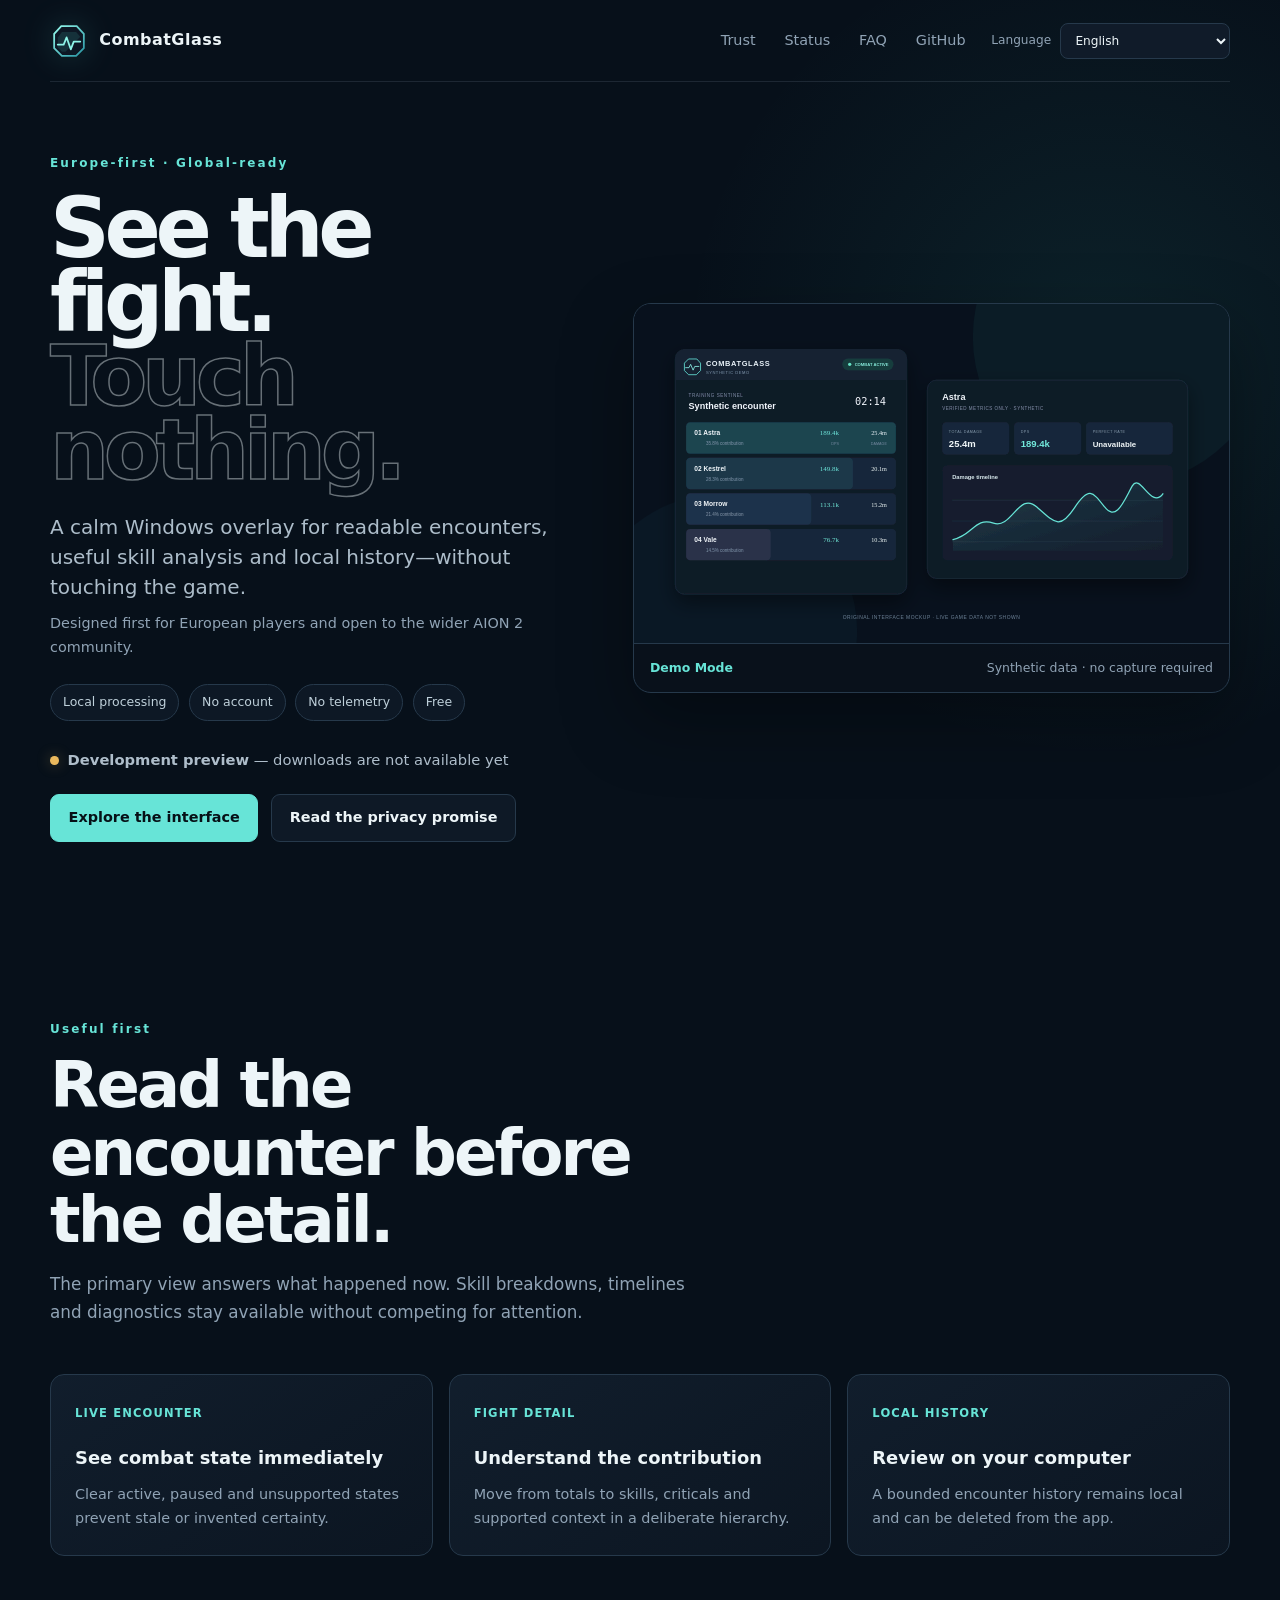
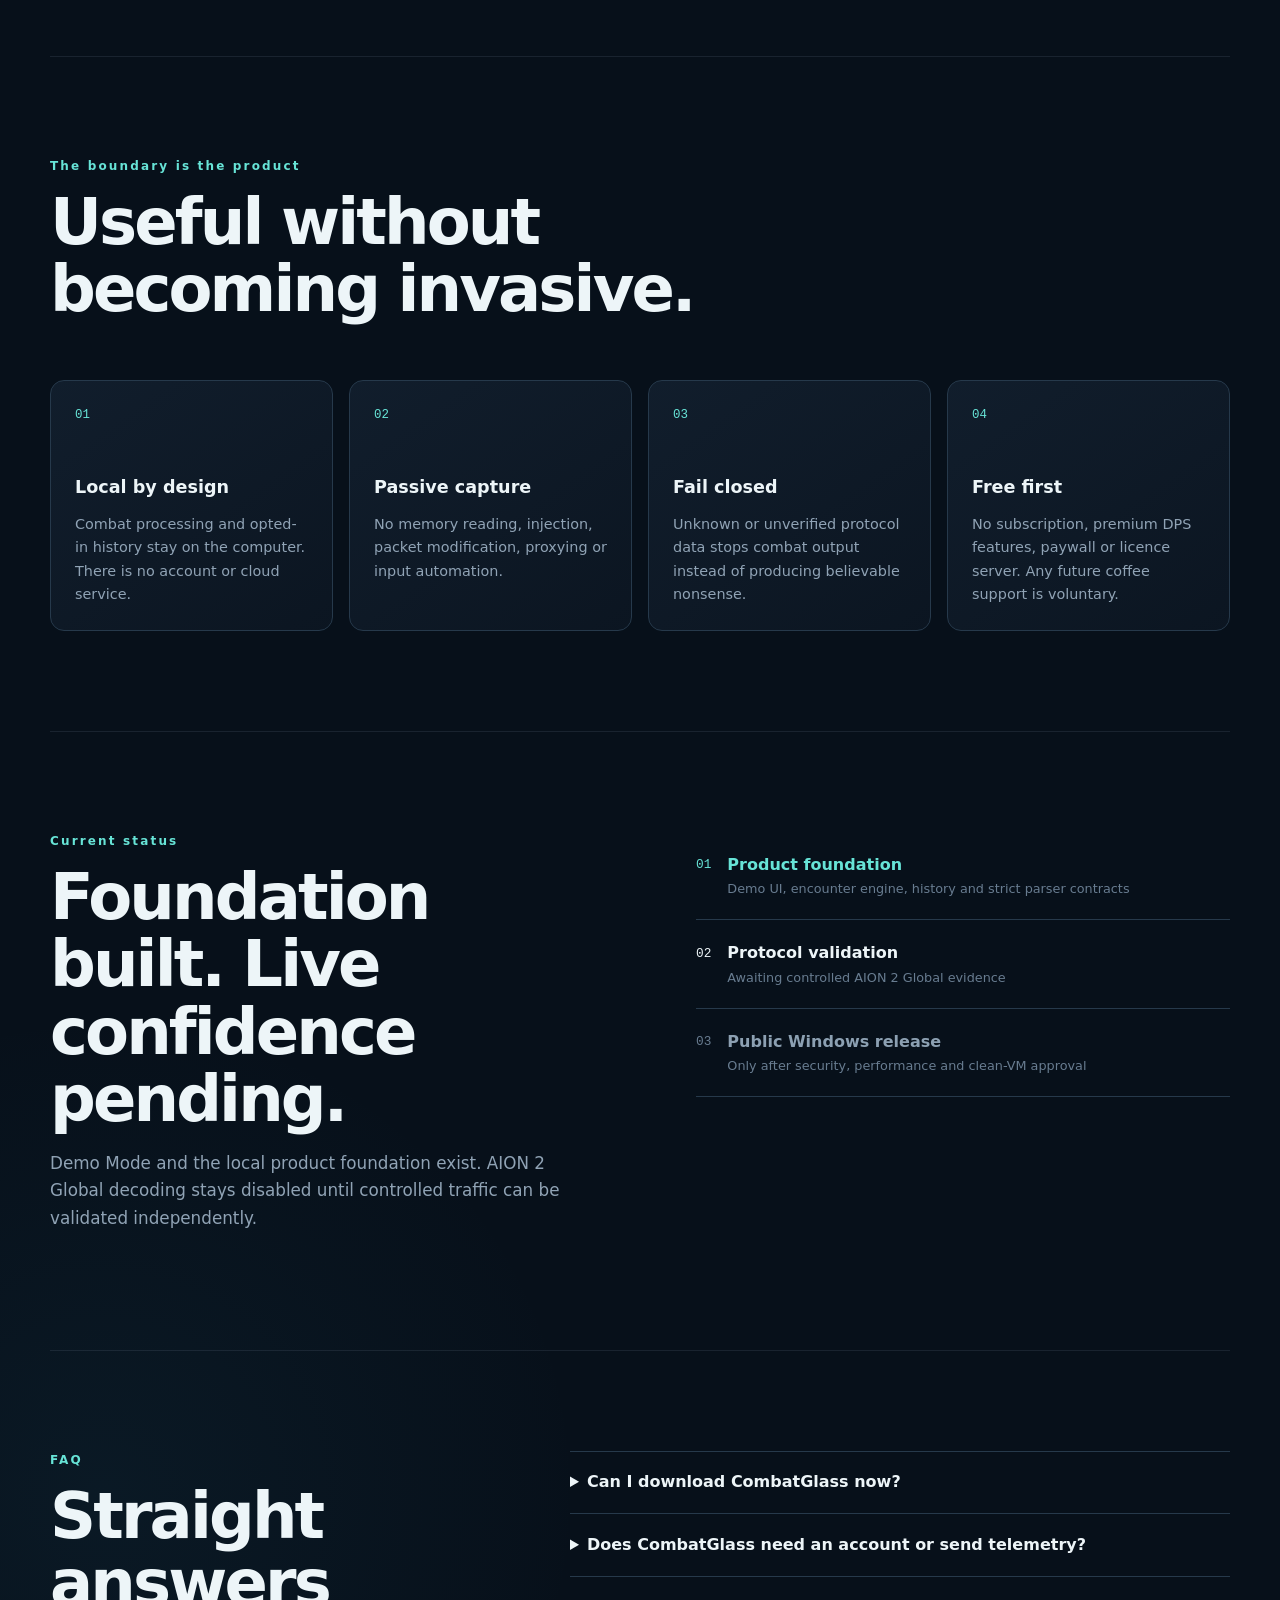
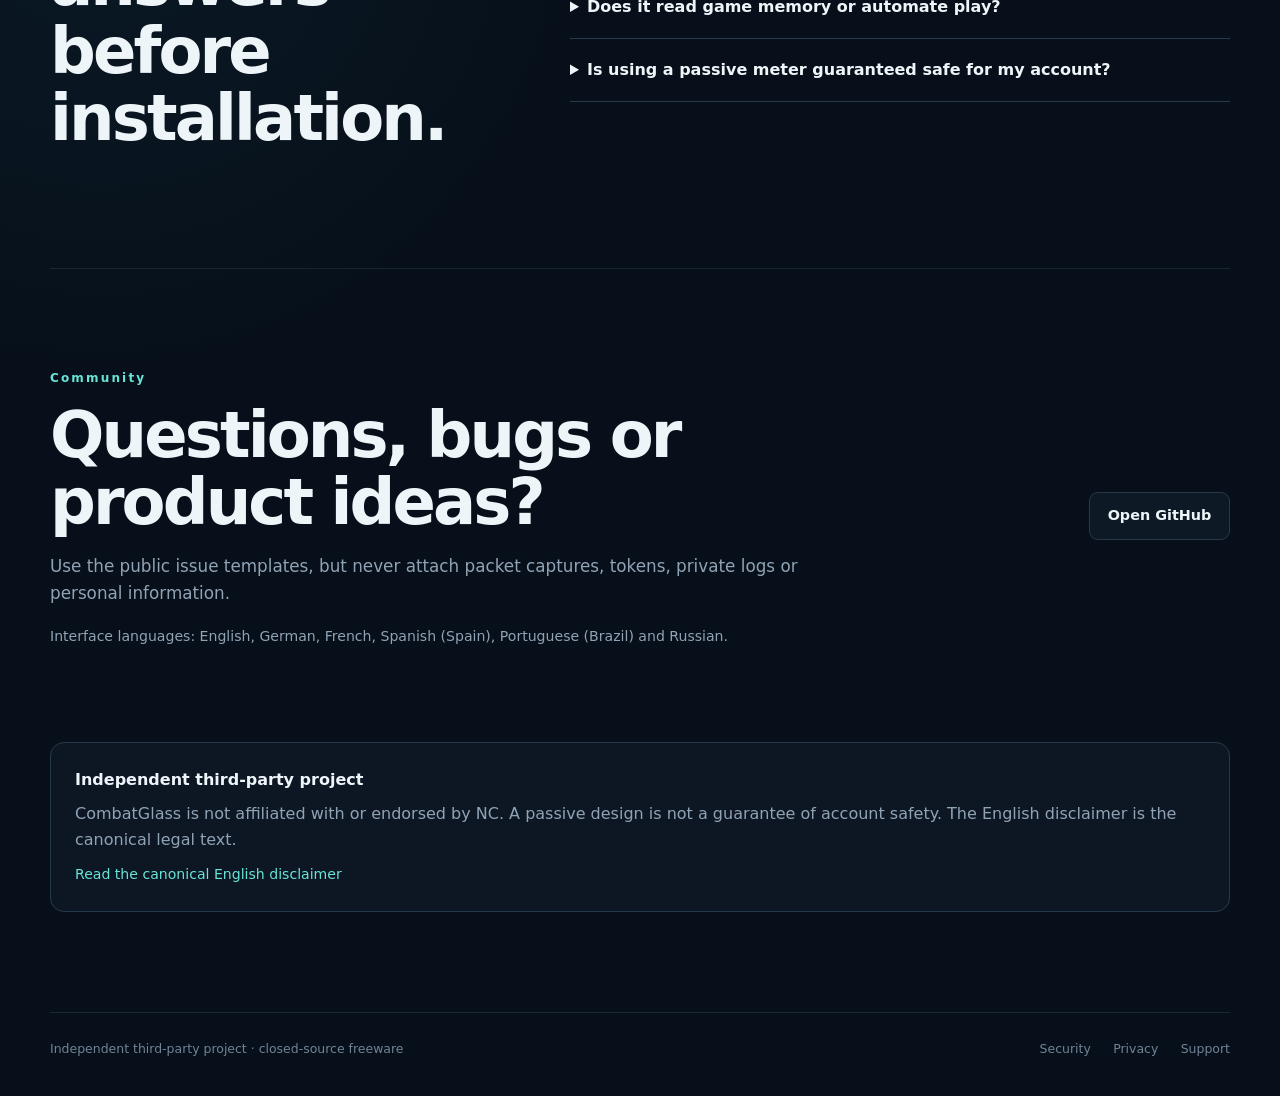
<file: index.html>
<!doctype html>
<html lang="en">
<head>
  <meta charset="utf-8">
  <meta name="viewport" content="width=device-width, initial-scale=1">
  <meta name="description" content="A calm, local-first Windows combat analyzer for AION 2 Global. No account, telemetry, game modification or public download yet.">
  <meta property="og:type" content="website">
  <meta property="og:title" content="CombatGlass — Local combat clarity for AION 2">
  <meta property="og:description" content="A calm, local-first Windows combat analyzer for AION 2 Global. No account, telemetry, game modification or public download yet.">
  <meta property="og:url" content="https://relis-lol.github.io/combatglass/">
  <link rel="canonical" href="https://relis-lol.github.io/combatglass/">
  <link rel="alternate" hreflang="en" href="https://relis-lol.github.io/combatglass/">
  <link rel="alternate" hreflang="de" href="https://relis-lol.github.io/combatglass/de/">
  <link rel="alternate" hreflang="fr" href="https://relis-lol.github.io/combatglass/fr/">
  <link rel="alternate" hreflang="es-ES" href="https://relis-lol.github.io/combatglass/es/">
  <link rel="alternate" hreflang="pt-BR" href="https://relis-lol.github.io/combatglass/pt-br/">
  <link rel="alternate" hreflang="ru" href="https://relis-lol.github.io/combatglass/ru/">
  <link rel="alternate" hreflang="x-default" href="https://relis-lol.github.io/combatglass/">
  <title>CombatGlass — Local combat clarity for AION 2</title>
  <link rel="icon" href="assets/combatglass-mark.svg" type="image/svg+xml">
  <link rel="stylesheet" href="styles.css">
</head>
<body data-default-route="true">
  <a class="skip" href="#main">Skip to content</a>
  <header class="topbar">
    <a class="brand" href="#top" aria-label="CombatGlass">
      <img src="assets/combatglass-mark.svg" width="38" height="38" alt=""><span>CombatGlass</span>
    </a>
    <div class="header-actions"><nav aria-label="Primary navigation"><a href="#trust">Trust</a><a href="#status">Status</a><a href="#faq">FAQ</a><a href="https://github.com/Relis-lol/combatglass">GitHub</a></nav><label class="language"><span>Language</span><select id="language-select" aria-label="Language"><option data-code="en" value="./" selected>English</option><option data-code="de" value="de/">Deutsch</option><option data-code="fr" value="fr/">Français</option><option data-code="es-ES" value="es/">Español</option><option data-code="pt-BR" value="pt-br/">Português (Brasil)</option><option data-code="ru" value="ru/">Русский</option></select></label></div>
  </header>
  <main id="main">
    <section class="hero" id="top">
      <div class="hero-copy"><div class="eyebrow">Europe-first · Global-ready</div><h1>See the fight.<br><span>Touch nothing.</span></h1><p class="lede">A calm Windows overlay for readable encounters, useful skill analysis and local history—without touching the game.</p><p class="positioning">Designed first for European players and open to the wider AION 2 community.</p><div class="trustline" aria-label="Product promises"><span>Local processing</span><span>No account</span><span>No telemetry</span><span>Free</span></div><div class="notice"><span aria-hidden="true"></span><strong>Development preview</strong> — downloads are not available yet</div><div class="actions"><a class="button primary" href="#interface">Explore the interface</a><a class="button" href="PRIVACY.md">Read the privacy promise</a></div></div>
      <figure class="hero-product"><img src="assets/product-preview.svg" alt="CombatGlass development interface showing encounter damage and contribution"><figcaption><strong>Demo Mode</strong><span>Synthetic data · no capture required</span></figcaption></figure>
    </section>
    <section class="interface" id="interface" aria-labelledby="interface-title"><div class="section-copy"><div class="eyebrow">Useful first</div><h2 id="interface-title">Read the encounter before the detail.</h2><p>The primary view answers what happened now. Skill breakdowns, timelines and diagnostics stay available without competing for attention.</p></div><div class="flow"><article><span>Live encounter</span><h3>See combat state immediately</h3><p>Clear active, paused and unsupported states prevent stale or invented certainty.</p></article><article><span>Fight detail</span><h3>Understand the contribution</h3><p>Move from totals to skills, criticals and supported context in a deliberate hierarchy.</p></article><article><span>Local history</span><h3>Review on your computer</h3><p>A bounded encounter history remains local and can be deleted from the app.</p></article></div></section>
    <section class="principles" id="trust" aria-labelledby="trust-title"><div class="section-copy"><div class="eyebrow">The boundary is the product</div><h2 id="trust-title">Useful without becoming invasive.</h2></div><div class="grid"><article><div class="number">01</div><h3>Local by design</h3><p>Combat processing and opted-in history stay on the computer. There is no account or cloud service.</p></article><article><div class="number">02</div><h3>Passive capture</h3><p>No memory reading, injection, packet modification, proxying or input automation.</p></article><article><div class="number">03</div><h3>Fail closed</h3><p>Unknown or unverified protocol data stops combat output instead of producing believable nonsense.</p></article><article><div class="number">04</div><h3>Free first</h3><p>No subscription, premium DPS features, paywall or licence server. Any future coffee support is voluntary.</p></article></div></section>
    <section class="status" id="status" aria-labelledby="status-title"><div><div class="eyebrow">Current status</div><h2 id="status-title">Foundation built. Live confidence pending.</h2><p>Demo Mode and the local product foundation exist. AION 2 Global decoding stays disabled until controlled traffic can be validated independently.</p></div><ol><li class="done"><span>01</span><div><strong>Product foundation</strong><small>Demo UI, encounter engine, history and strict parser contracts</small></div></li><li class="active"><span>02</span><div><strong>Protocol validation</strong><small>Awaiting controlled AION 2 Global evidence</small></div></li><li><span>03</span><div><strong>Public Windows release</strong><small>Only after security, performance and clean-VM approval</small></div></li></ol></section>
    <section class="faq" id="faq" aria-labelledby="faq-title"><div class="section-copy"><div class="eyebrow">FAQ</div><h2 id="faq-title">Straight answers before installation.</h2></div><div class="faq-list"><details><summary>Can I download CombatGlass now?</summary><p>No. This is a public development preview; no executable, installer or portable archive is published.</p></details><details><summary>Does CombatGlass need an account or send telemetry?</summary><p>No. The v0.x product is local-only, without accounts, telemetry, cloud uploads or a licence server.</p></details><details><summary>Does it read game memory or automate play?</summary><p>No. The architecture forbids memory access, injection, packet modification, proxying and input automation.</p></details><details><summary>Is using a passive meter guaranteed safe for my account?</summary><p>No third party can promise that. Rules and enforcement can change; review the game terms and use third-party tools at your own risk.</p></details></div></section>
    <section class="support-panel"><div><div class="eyebrow">Community</div><h2>Questions, bugs or product ideas?</h2><p>Use the public issue templates, but never attach packet captures, tokens, private logs or personal information.</p><p class="languages-note">Interface languages: English, German, French, Spanish (Spain), Portuguese (Brazil) and Russian.</p></div><a class="button" href="https://github.com/Relis-lol/combatglass">Open GitHub</a></section>
    <section class="legal-note"><strong>Independent third-party project</strong><p>CombatGlass is not affiliated with or endorsed by NC. A passive design is not a guarantee of account safety. The English disclaimer is the canonical legal text.</p><a href="DISCLAIMER.md">Read the canonical English disclaimer</a></section>
  </main>
  <footer><span>Independent third-party project · closed-source freeware</span><span><a href="SECURITY.md">Security</a><a href="PRIVACY.md">Privacy</a><a href="SUPPORT.md">Support</a></span></footer>
  <script src="assets/language.js" defer></script>
</body>
</html>
</file>
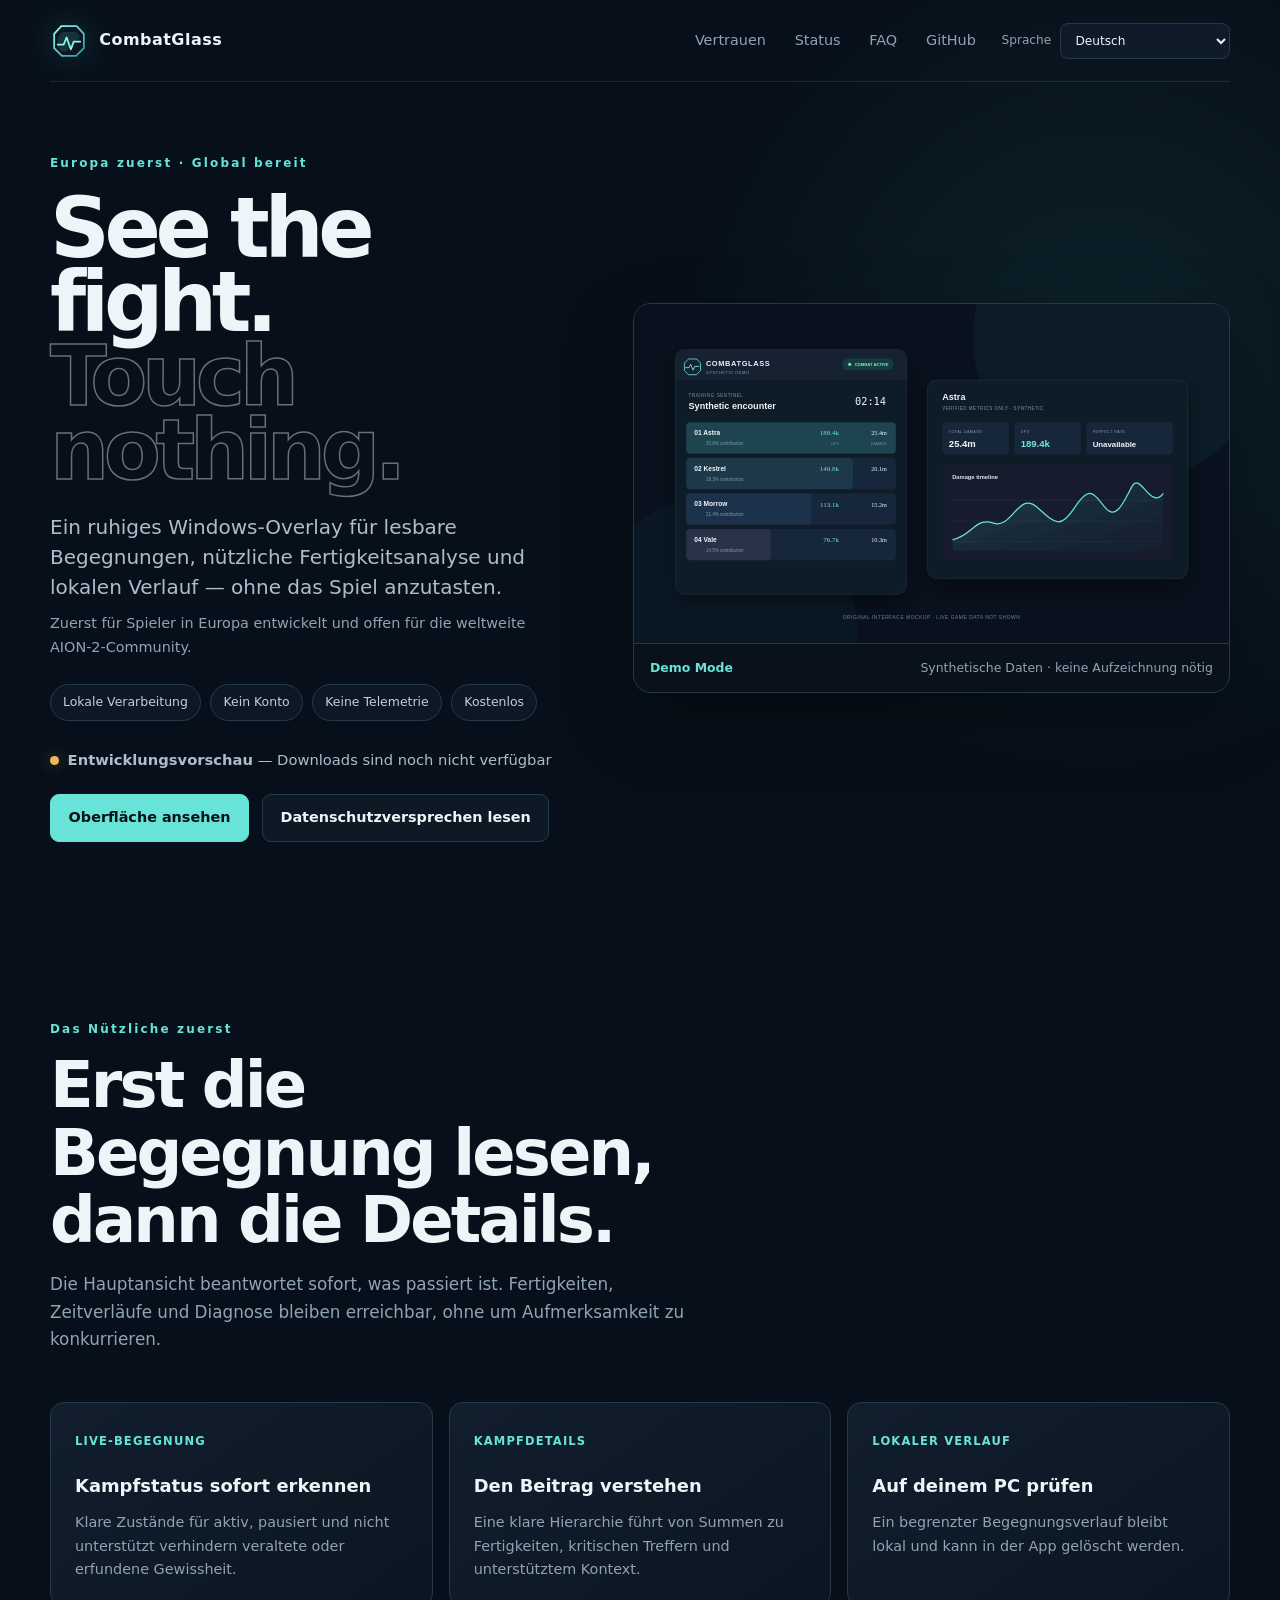
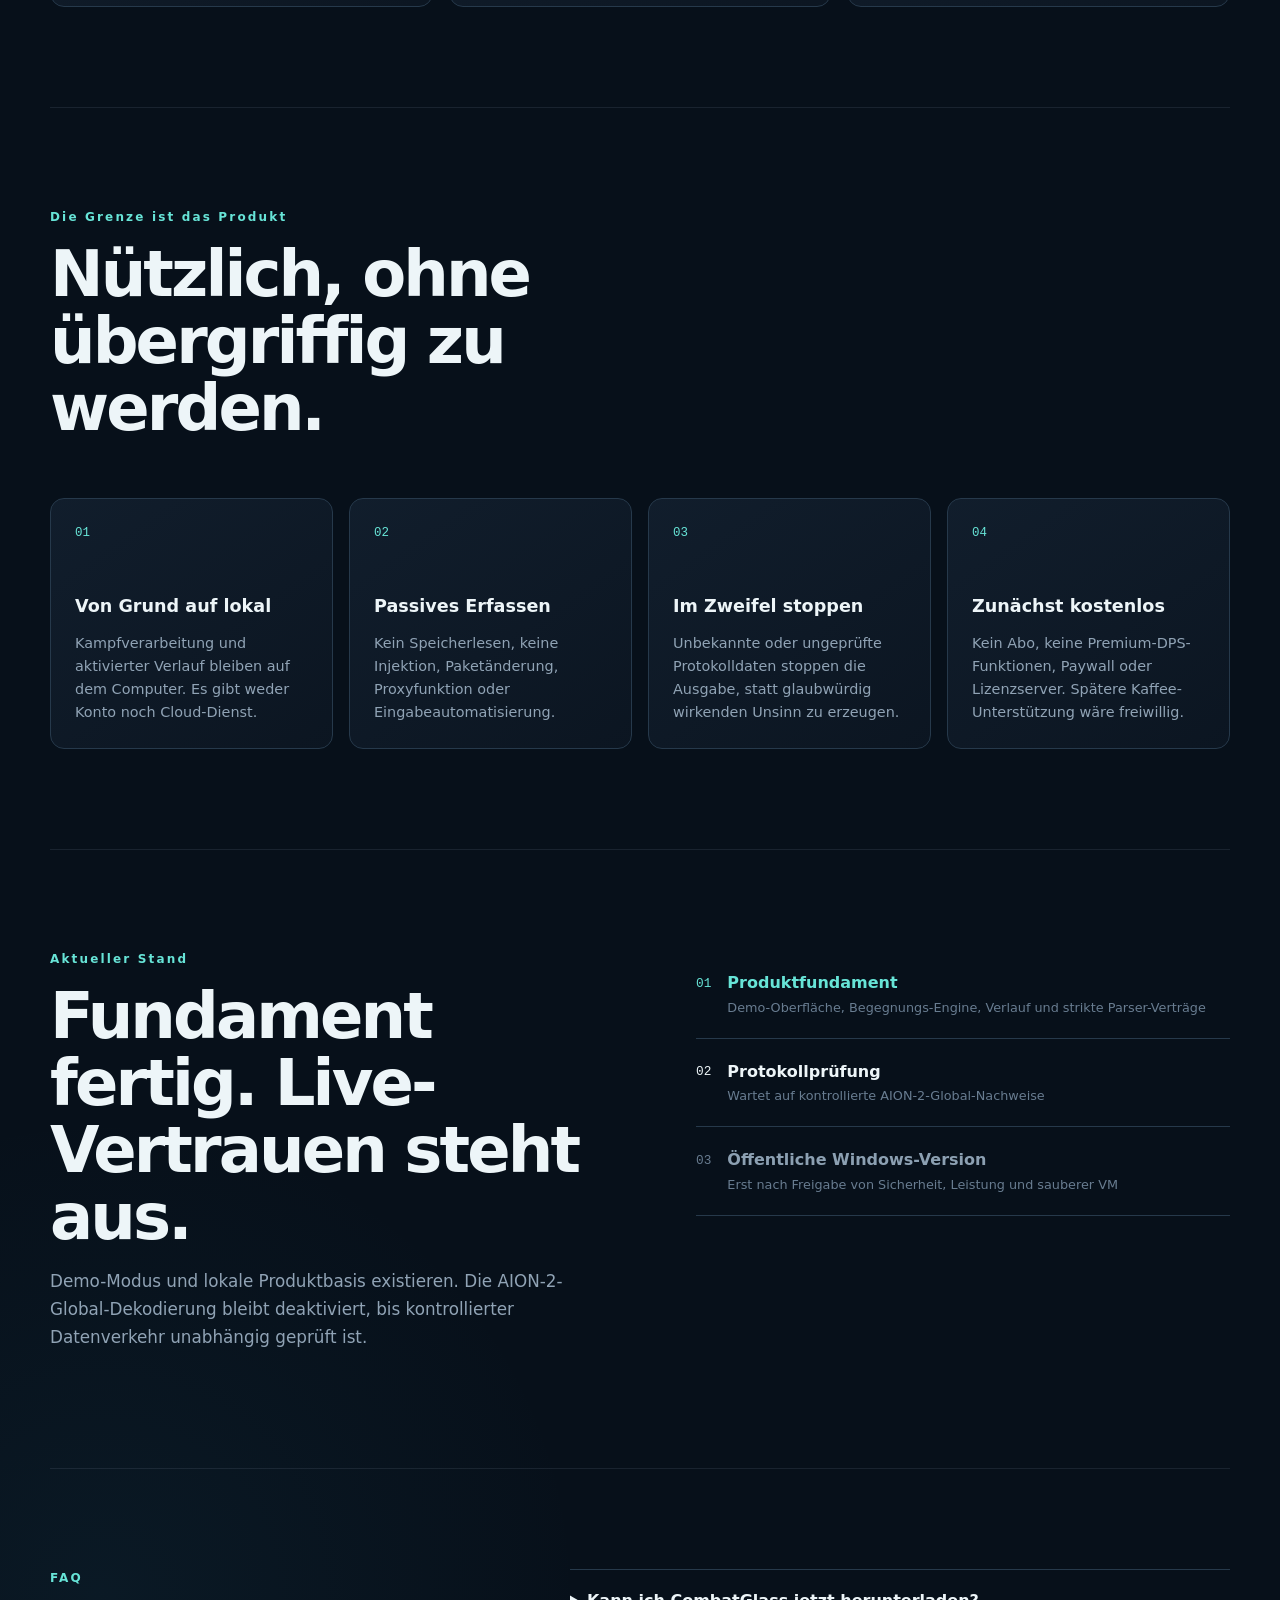
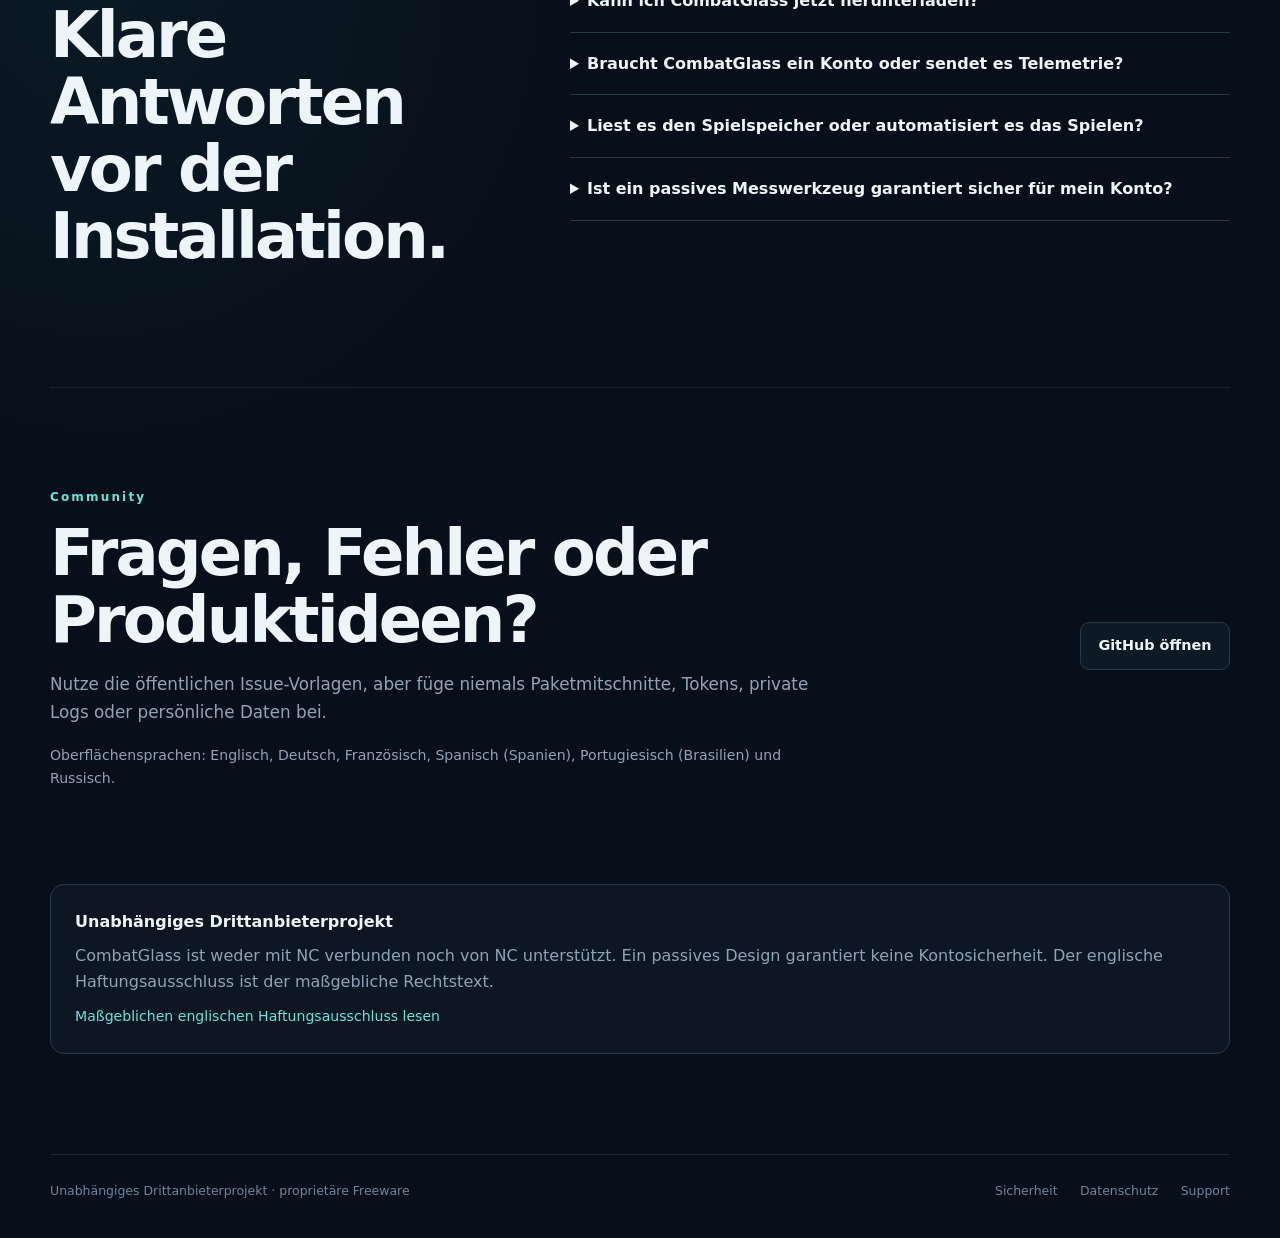
<file: de/index.html>
<!doctype html>
<html lang="de">
<head>
  <meta charset="utf-8">
  <meta name="viewport" content="width=device-width, initial-scale=1">
  <meta name="description" content="Ein ruhiger, lokal arbeitender Windows-Kampfanalysator für AION 2 Global. Kein Konto, keine Telemetrie, keine Spielmodifikation und noch kein öffentlicher Download.">
  <meta property="og:type" content="website">
  <meta property="og:title" content="CombatGlass — Lokale Kampfübersicht für AION 2">
  <meta property="og:description" content="Ein ruhiger, lokal arbeitender Windows-Kampfanalysator für AION 2 Global. Kein Konto, keine Telemetrie, keine Spielmodifikation und noch kein öffentlicher Download.">
  <meta property="og:url" content="https://relis-lol.github.io/combatglass/de/">
  <link rel="canonical" href="https://relis-lol.github.io/combatglass/de/">
  <link rel="alternate" hreflang="en" href="https://relis-lol.github.io/combatglass/">
  <link rel="alternate" hreflang="de" href="https://relis-lol.github.io/combatglass/de/">
  <link rel="alternate" hreflang="fr" href="https://relis-lol.github.io/combatglass/fr/">
  <link rel="alternate" hreflang="es-ES" href="https://relis-lol.github.io/combatglass/es/">
  <link rel="alternate" hreflang="pt-BR" href="https://relis-lol.github.io/combatglass/pt-br/">
  <link rel="alternate" hreflang="ru" href="https://relis-lol.github.io/combatglass/ru/">
  <link rel="alternate" hreflang="x-default" href="https://relis-lol.github.io/combatglass/">
  <title>CombatGlass — Lokale Kampfübersicht für AION 2</title>
  <link rel="icon" href="../assets/combatglass-mark.svg" type="image/svg+xml">
  <link rel="stylesheet" href="../styles.css">
</head>
<body data-default-route="false">
  <a class="skip" href="#main">Zum Inhalt springen</a>
  <header class="topbar">
    <a class="brand" href="#top" aria-label="CombatGlass">
      <img src="../assets/combatglass-mark.svg" width="38" height="38" alt=""><span>CombatGlass</span>
    </a>
    <div class="header-actions"><nav aria-label="Hauptnavigation"><a href="#trust">Vertrauen</a><a href="#status">Status</a><a href="#faq">FAQ</a><a href="https://github.com/Relis-lol/combatglass">GitHub</a></nav><label class="language"><span>Sprache</span><select id="language-select" aria-label="Sprache"><option data-code="en" value="../">English</option><option data-code="de" value="./" selected>Deutsch</option><option data-code="fr" value="../fr/">Français</option><option data-code="es-ES" value="../es/">Español</option><option data-code="pt-BR" value="../pt-br/">Português (Brasil)</option><option data-code="ru" value="../ru/">Русский</option></select></label></div>
  </header>
  <main id="main">
    <section class="hero" id="top">
      <div class="hero-copy"><div class="eyebrow">Europa zuerst · Global bereit</div><h1>See the fight.<br><span>Touch nothing.</span></h1><p class="lede">Ein ruhiges Windows-Overlay für lesbare Begegnungen, nützliche Fertigkeitsanalyse und lokalen Verlauf — ohne das Spiel anzutasten.</p><p class="positioning">Zuerst für Spieler in Europa entwickelt und offen für die weltweite AION-2-Community.</p><div class="trustline" aria-label="Produktversprechen"><span>Lokale Verarbeitung</span><span>Kein Konto</span><span>Keine Telemetrie</span><span>Kostenlos</span></div><div class="notice"><span aria-hidden="true"></span><strong>Entwicklungsvorschau</strong> — Downloads sind noch nicht verfügbar</div><div class="actions"><a class="button primary" href="#interface">Oberfläche ansehen</a><a class="button" href="../PRIVACY.md">Datenschutzversprechen lesen</a></div></div>
      <figure class="hero-product"><img src="../assets/product-preview.svg" alt="CombatGlass-Entwicklungsoberfläche mit Schaden und Beitrag einer Begegnung"><figcaption><strong>Demo Mode</strong><span>Synthetische Daten · keine Aufzeichnung nötig</span></figcaption></figure>
    </section>
    <section class="interface" id="interface" aria-labelledby="interface-title"><div class="section-copy"><div class="eyebrow">Das Nützliche zuerst</div><h2 id="interface-title">Erst die Begegnung lesen, dann die Details.</h2><p>Die Hauptansicht beantwortet sofort, was passiert ist. Fertigkeiten, Zeitverläufe und Diagnose bleiben erreichbar, ohne um Aufmerksamkeit zu konkurrieren.</p></div><div class="flow"><article><span>Live-Begegnung</span><h3>Kampfstatus sofort erkennen</h3><p>Klare Zustände für aktiv, pausiert und nicht unterstützt verhindern veraltete oder erfundene Gewissheit.</p></article><article><span>Kampfdetails</span><h3>Den Beitrag verstehen</h3><p>Eine klare Hierarchie führt von Summen zu Fertigkeiten, kritischen Treffern und unterstütztem Kontext.</p></article><article><span>Lokaler Verlauf</span><h3>Auf deinem PC prüfen</h3><p>Ein begrenzter Begegnungsverlauf bleibt lokal und kann in der App gelöscht werden.</p></article></div></section>
    <section class="principles" id="trust" aria-labelledby="trust-title"><div class="section-copy"><div class="eyebrow">Die Grenze ist das Produkt</div><h2 id="trust-title">Nützlich, ohne übergriffig zu werden.</h2></div><div class="grid"><article><div class="number">01</div><h3>Von Grund auf lokal</h3><p>Kampfverarbeitung und aktivierter Verlauf bleiben auf dem Computer. Es gibt weder Konto noch Cloud-Dienst.</p></article><article><div class="number">02</div><h3>Passives Erfassen</h3><p>Kein Speicherlesen, keine Injektion, Paketänderung, Proxyfunktion oder Eingabeautomatisierung.</p></article><article><div class="number">03</div><h3>Im Zweifel stoppen</h3><p>Unbekannte oder ungeprüfte Protokolldaten stoppen die Ausgabe, statt glaubwürdig wirkenden Unsinn zu erzeugen.</p></article><article><div class="number">04</div><h3>Zunächst kostenlos</h3><p>Kein Abo, keine Premium-DPS-Funktionen, Paywall oder Lizenzserver. Spätere Kaffee-Unterstützung wäre freiwillig.</p></article></div></section>
    <section class="status" id="status" aria-labelledby="status-title"><div><div class="eyebrow">Aktueller Stand</div><h2 id="status-title">Fundament fertig. Live-Vertrauen steht aus.</h2><p>Demo-Modus und lokale Produktbasis existieren. Die AION-2-Global-Dekodierung bleibt deaktiviert, bis kontrollierter Datenverkehr unabhängig geprüft ist.</p></div><ol><li class="done"><span>01</span><div><strong>Produktfundament</strong><small>Demo-Oberfläche, Begegnungs-Engine, Verlauf und strikte Parser-Verträge</small></div></li><li class="active"><span>02</span><div><strong>Protokollprüfung</strong><small>Wartet auf kontrollierte AION-2-Global-Nachweise</small></div></li><li><span>03</span><div><strong>Öffentliche Windows-Version</strong><small>Erst nach Freigabe von Sicherheit, Leistung und sauberer VM</small></div></li></ol></section>
    <section class="faq" id="faq" aria-labelledby="faq-title"><div class="section-copy"><div class="eyebrow">FAQ</div><h2 id="faq-title">Klare Antworten vor der Installation.</h2></div><div class="faq-list"><details><summary>Kann ich CombatGlass jetzt herunterladen?</summary><p>Nein. Dies ist eine öffentliche Entwicklungsvorschau; es wird keine ausführbare Datei, kein Installer und kein portables Archiv veröffentlicht.</p></details><details><summary>Braucht CombatGlass ein Konto oder sendet es Telemetrie?</summary><p>Nein. Version 0.x arbeitet ausschließlich lokal — ohne Konten, Telemetrie, Cloud-Uploads oder Lizenzserver.</p></details><details><summary>Liest es den Spielspeicher oder automatisiert es das Spielen?</summary><p>Nein. Die Architektur verbietet Speicherzugriff, Injektion, Paketänderung, Proxying und Eingabeautomatisierung.</p></details><details><summary>Ist ein passives Messwerkzeug garantiert sicher für mein Konto?</summary><p>Das kann kein Drittanbieter versprechen. Regeln und Durchsetzung können sich ändern; prüfe die Spielbedingungen und nutze Drittanbieter-Tools auf eigenes Risiko.</p></details></div></section>
    <section class="support-panel"><div><div class="eyebrow">Community</div><h2>Fragen, Fehler oder Produktideen?</h2><p>Nutze die öffentlichen Issue-Vorlagen, aber füge niemals Paketmitschnitte, Tokens, private Logs oder persönliche Daten bei.</p><p class="languages-note">Oberflächensprachen: Englisch, Deutsch, Französisch, Spanisch (Spanien), Portugiesisch (Brasilien) und Russisch.</p></div><a class="button" href="https://github.com/Relis-lol/combatglass">GitHub öffnen</a></section>
    <section class="legal-note"><strong>Unabhängiges Drittanbieterprojekt</strong><p>CombatGlass ist weder mit NC verbunden noch von NC unterstützt. Ein passives Design garantiert keine Kontosicherheit. Der englische Haftungsausschluss ist der maßgebliche Rechtstext.</p><a href="../DISCLAIMER.md">Maßgeblichen englischen Haftungsausschluss lesen</a></section>
  </main>
  <footer><span>Unabhängiges Drittanbieterprojekt · proprietäre Freeware</span><span><a href="../SECURITY.md">Sicherheit</a><a href="../PRIVACY.md">Datenschutz</a><a href="../SUPPORT.md">Support</a></span></footer>
  <script src="../assets/language.js" defer></script>
</body>
</html>
</file>
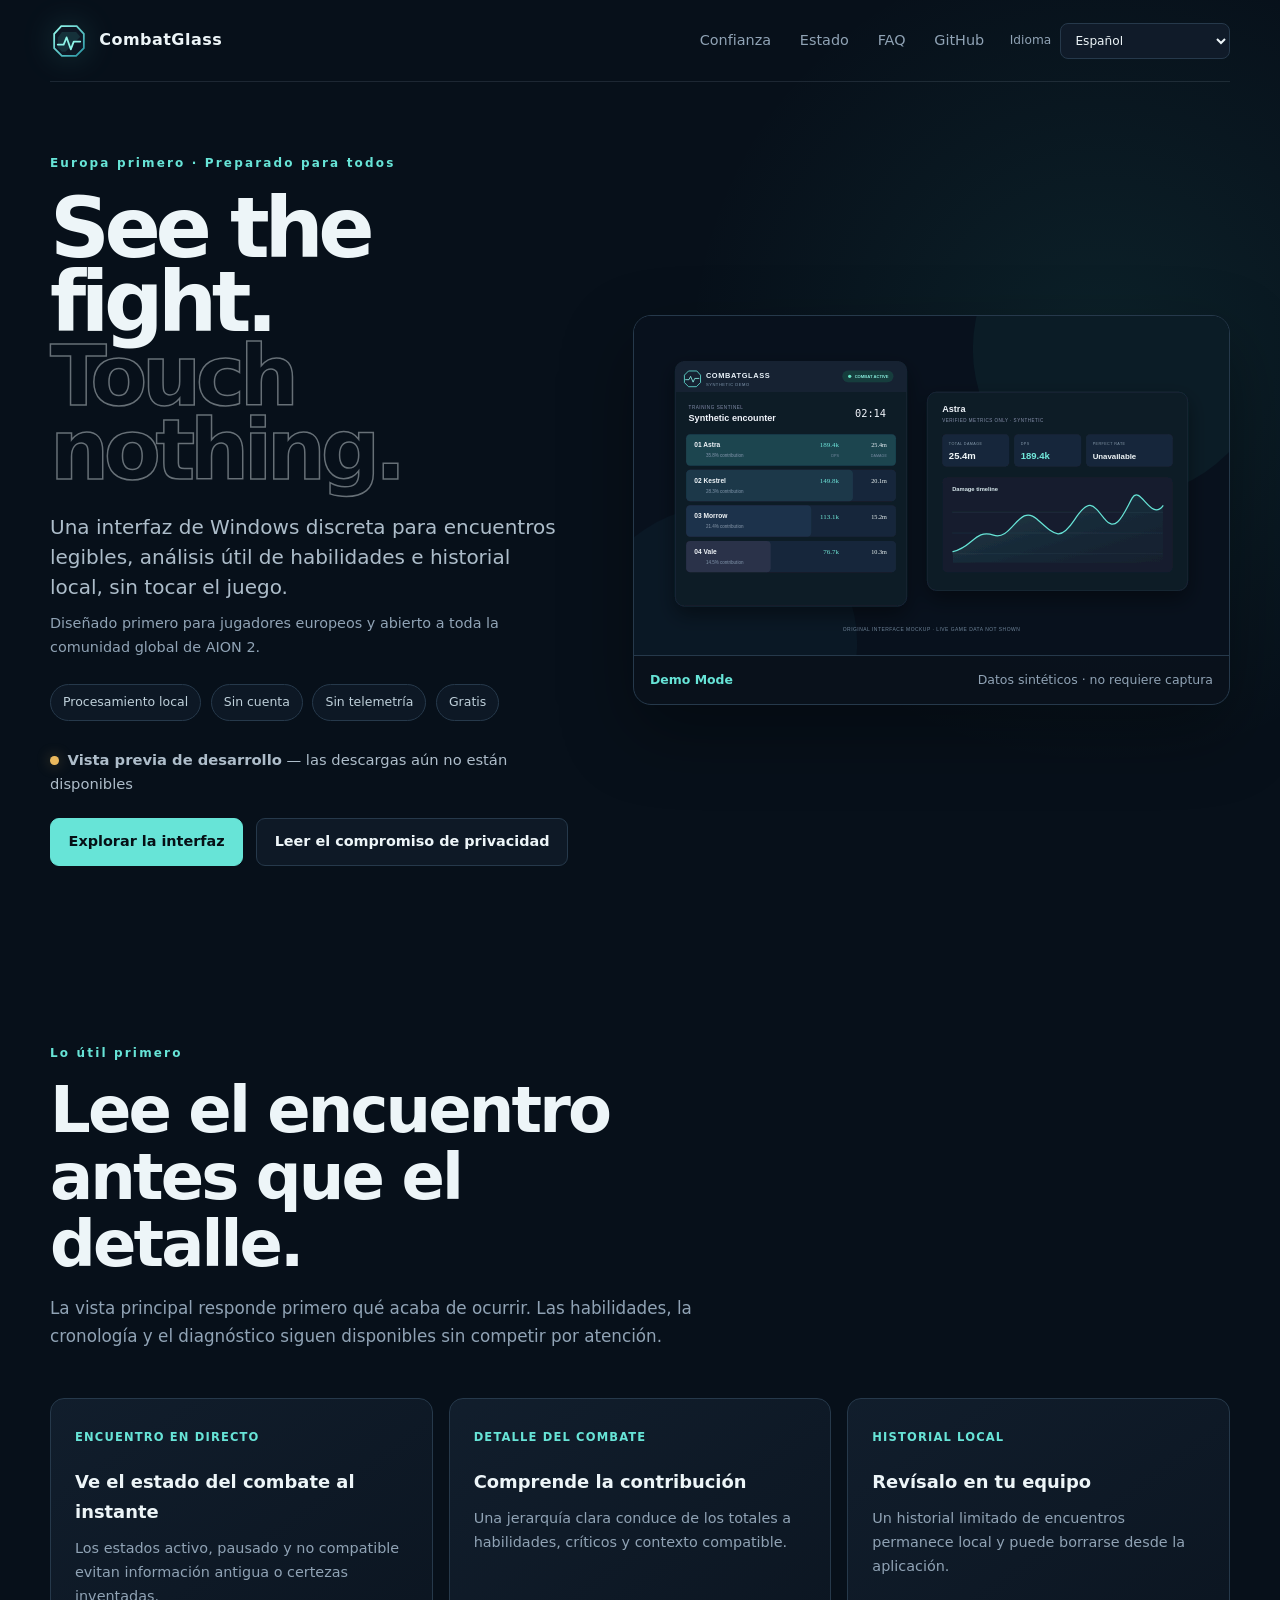
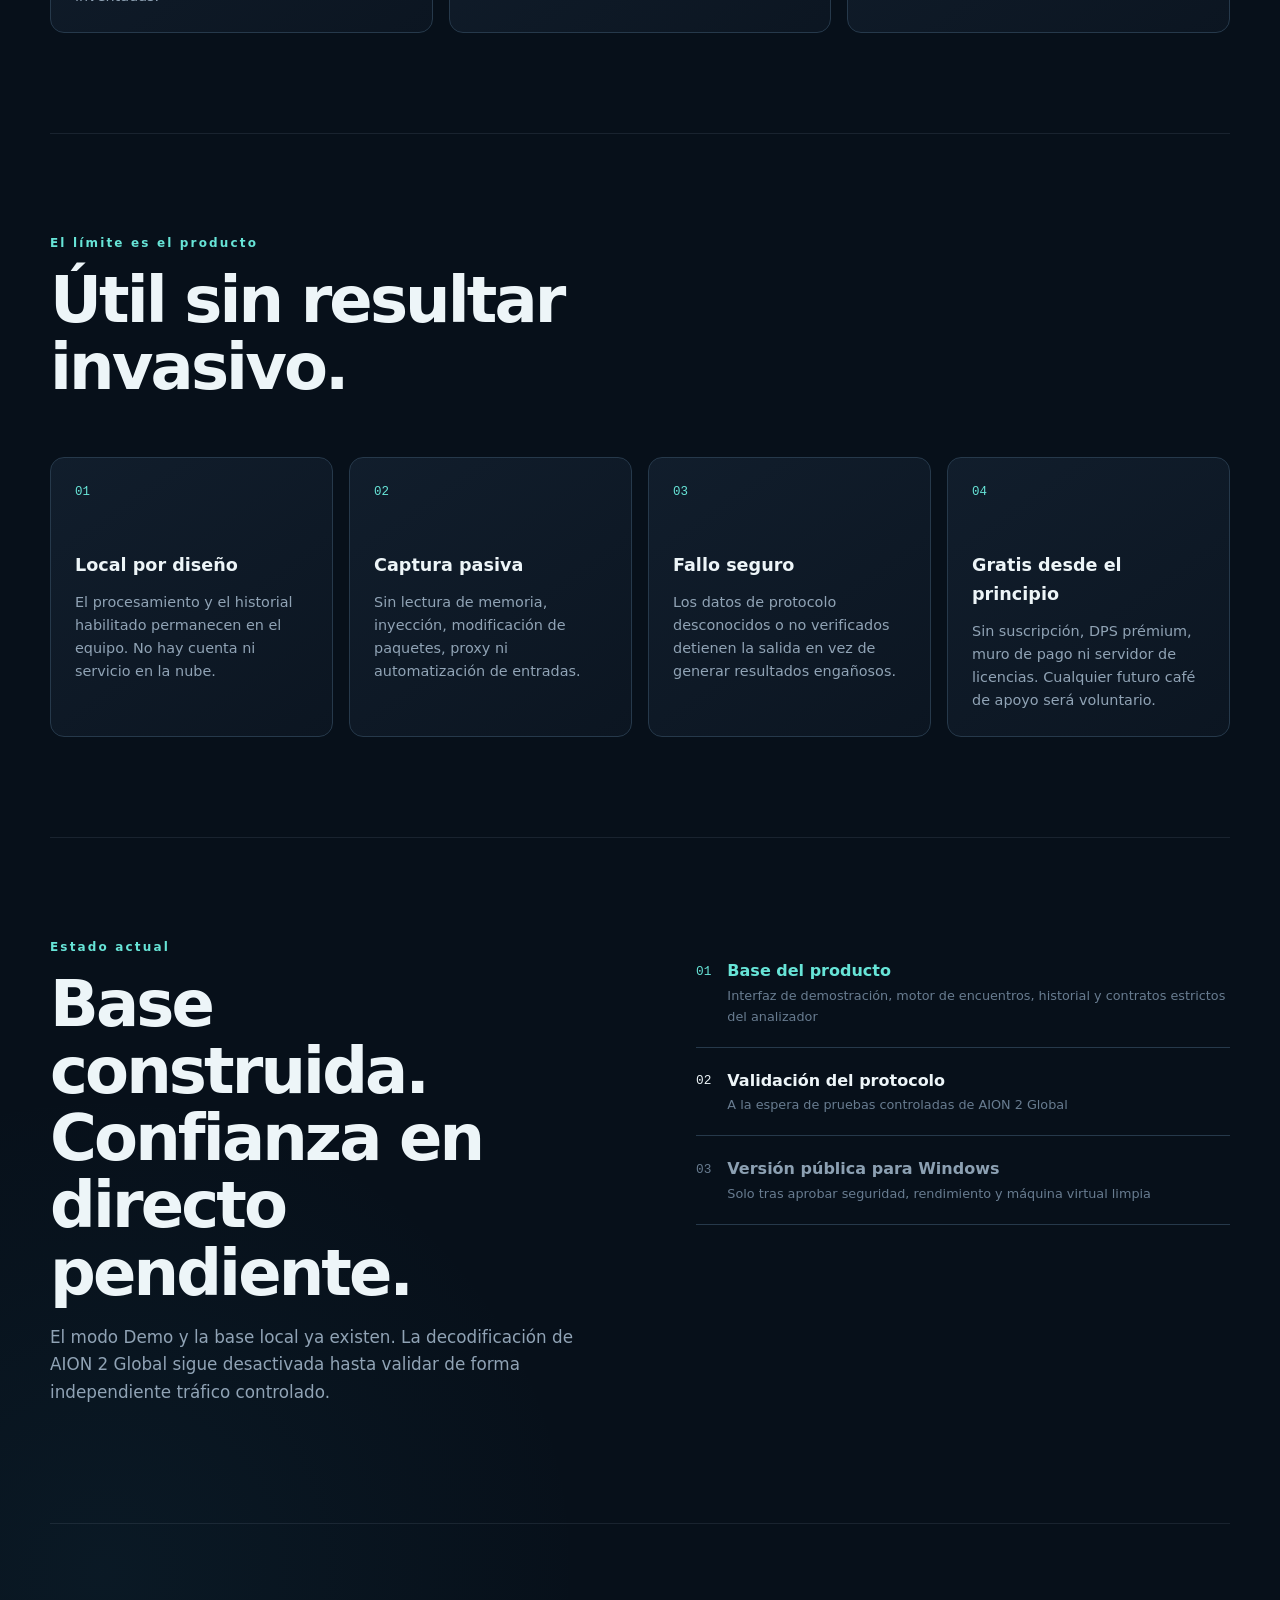
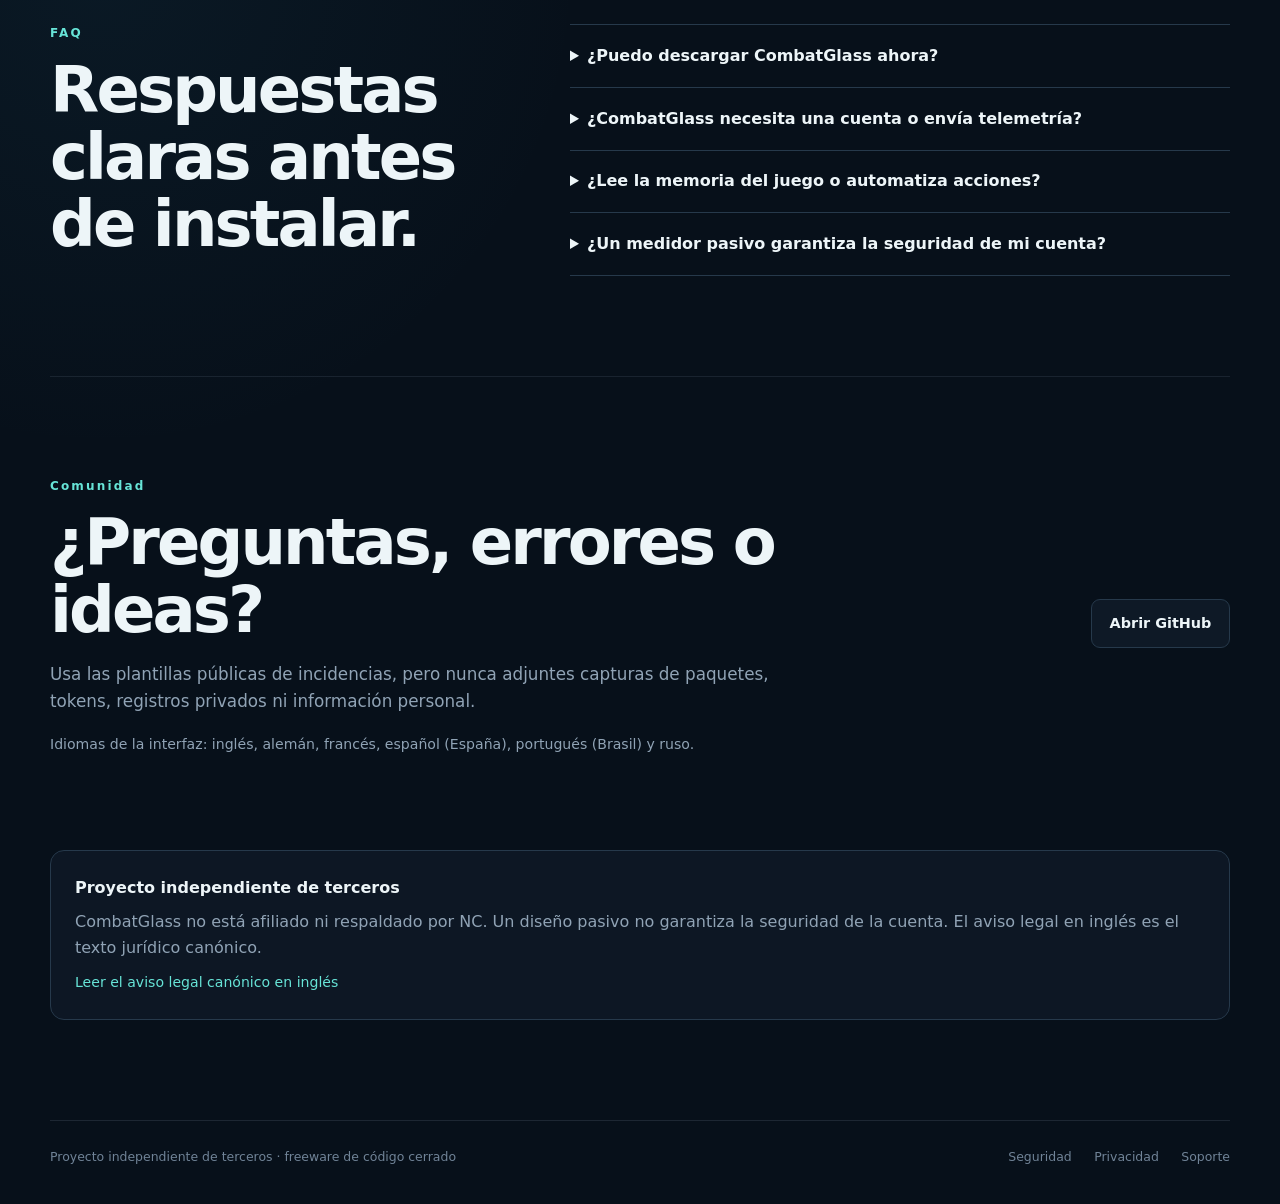
<file: es/index.html>
<!doctype html>
<html lang="es-ES">
<head>
  <meta charset="utf-8">
  <meta name="viewport" content="width=device-width, initial-scale=1">
  <meta name="description" content="Un analizador de combate para Windows sereno y local para AION 2 Global. Sin cuenta, telemetría, modificación del juego ni descarga pública por ahora.">
  <meta property="og:type" content="website">
  <meta property="og:title" content="CombatGlass — Claridad de combate local para AION 2">
  <meta property="og:description" content="Un analizador de combate para Windows sereno y local para AION 2 Global. Sin cuenta, telemetría, modificación del juego ni descarga pública por ahora.">
  <meta property="og:url" content="https://relis-lol.github.io/combatglass/es/">
  <link rel="canonical" href="https://relis-lol.github.io/combatglass/es/">
  <link rel="alternate" hreflang="en" href="https://relis-lol.github.io/combatglass/">
  <link rel="alternate" hreflang="de" href="https://relis-lol.github.io/combatglass/de/">
  <link rel="alternate" hreflang="fr" href="https://relis-lol.github.io/combatglass/fr/">
  <link rel="alternate" hreflang="es-ES" href="https://relis-lol.github.io/combatglass/es/">
  <link rel="alternate" hreflang="pt-BR" href="https://relis-lol.github.io/combatglass/pt-br/">
  <link rel="alternate" hreflang="ru" href="https://relis-lol.github.io/combatglass/ru/">
  <link rel="alternate" hreflang="x-default" href="https://relis-lol.github.io/combatglass/">
  <title>CombatGlass — Claridad de combate local para AION 2</title>
  <link rel="icon" href="../assets/combatglass-mark.svg" type="image/svg+xml">
  <link rel="stylesheet" href="../styles.css">
</head>
<body data-default-route="false">
  <a class="skip" href="#main">Saltar al contenido</a>
  <header class="topbar">
    <a class="brand" href="#top" aria-label="CombatGlass">
      <img src="../assets/combatglass-mark.svg" width="38" height="38" alt=""><span>CombatGlass</span>
    </a>
    <div class="header-actions"><nav aria-label="Navegación principal"><a href="#trust">Confianza</a><a href="#status">Estado</a><a href="#faq">FAQ</a><a href="https://github.com/Relis-lol/combatglass">GitHub</a></nav><label class="language"><span>Idioma</span><select id="language-select" aria-label="Idioma"><option data-code="en" value="../">English</option><option data-code="de" value="../de/">Deutsch</option><option data-code="fr" value="../fr/">Français</option><option data-code="es-ES" value="./" selected>Español</option><option data-code="pt-BR" value="../pt-br/">Português (Brasil)</option><option data-code="ru" value="../ru/">Русский</option></select></label></div>
  </header>
  <main id="main">
    <section class="hero" id="top">
      <div class="hero-copy"><div class="eyebrow">Europa primero · Preparado para todos</div><h1>See the fight.<br><span>Touch nothing.</span></h1><p class="lede">Una interfaz de Windows discreta para encuentros legibles, análisis útil de habilidades e historial local, sin tocar el juego.</p><p class="positioning">Diseñado primero para jugadores europeos y abierto a toda la comunidad global de AION 2.</p><div class="trustline" aria-label="Compromisos del producto"><span>Procesamiento local</span><span>Sin cuenta</span><span>Sin telemetría</span><span>Gratis</span></div><div class="notice"><span aria-hidden="true"></span><strong>Vista previa de desarrollo</strong> — las descargas aún no están disponibles</div><div class="actions"><a class="button primary" href="#interface">Explorar la interfaz</a><a class="button" href="../PRIVACY.md">Leer el compromiso de privacidad</a></div></div>
      <figure class="hero-product"><img src="../assets/product-preview.svg" alt="Interfaz de desarrollo de CombatGlass con daño y contribución del encuentro"><figcaption><strong>Demo Mode</strong><span>Datos sintéticos · no requiere captura</span></figcaption></figure>
    </section>
    <section class="interface" id="interface" aria-labelledby="interface-title"><div class="section-copy"><div class="eyebrow">Lo útil primero</div><h2 id="interface-title">Lee el encuentro antes que el detalle.</h2><p>La vista principal responde primero qué acaba de ocurrir. Las habilidades, la cronología y el diagnóstico siguen disponibles sin competir por atención.</p></div><div class="flow"><article><span>Encuentro en directo</span><h3>Ve el estado del combate al instante</h3><p>Los estados activo, pausado y no compatible evitan información antigua o certezas inventadas.</p></article><article><span>Detalle del combate</span><h3>Comprende la contribución</h3><p>Una jerarquía clara conduce de los totales a habilidades, críticos y contexto compatible.</p></article><article><span>Historial local</span><h3>Revísalo en tu equipo</h3><p>Un historial limitado de encuentros permanece local y puede borrarse desde la aplicación.</p></article></div></section>
    <section class="principles" id="trust" aria-labelledby="trust-title"><div class="section-copy"><div class="eyebrow">El límite es el producto</div><h2 id="trust-title">Útil sin resultar invasivo.</h2></div><div class="grid"><article><div class="number">01</div><h3>Local por diseño</h3><p>El procesamiento y el historial habilitado permanecen en el equipo. No hay cuenta ni servicio en la nube.</p></article><article><div class="number">02</div><h3>Captura pasiva</h3><p>Sin lectura de memoria, inyección, modificación de paquetes, proxy ni automatización de entradas.</p></article><article><div class="number">03</div><h3>Fallo seguro</h3><p>Los datos de protocolo desconocidos o no verificados detienen la salida en vez de generar resultados engañosos.</p></article><article><div class="number">04</div><h3>Gratis desde el principio</h3><p>Sin suscripción, DPS prémium, muro de pago ni servidor de licencias. Cualquier futuro café de apoyo será voluntario.</p></article></div></section>
    <section class="status" id="status" aria-labelledby="status-title"><div><div class="eyebrow">Estado actual</div><h2 id="status-title">Base construida. Confianza en directo pendiente.</h2><p>El modo Demo y la base local ya existen. La decodificación de AION 2 Global sigue desactivada hasta validar de forma independiente tráfico controlado.</p></div><ol><li class="done"><span>01</span><div><strong>Base del producto</strong><small>Interfaz de demostración, motor de encuentros, historial y contratos estrictos del analizador</small></div></li><li class="active"><span>02</span><div><strong>Validación del protocolo</strong><small>A la espera de pruebas controladas de AION 2 Global</small></div></li><li><span>03</span><div><strong>Versión pública para Windows</strong><small>Solo tras aprobar seguridad, rendimiento y máquina virtual limpia</small></div></li></ol></section>
    <section class="faq" id="faq" aria-labelledby="faq-title"><div class="section-copy"><div class="eyebrow">FAQ</div><h2 id="faq-title">Respuestas claras antes de instalar.</h2></div><div class="faq-list"><details><summary>¿Puedo descargar CombatGlass ahora?</summary><p>No. Es una vista previa pública de desarrollo; no se publica ningún ejecutable, instalador ni archivo portátil.</p></details><details><summary>¿CombatGlass necesita una cuenta o envía telemetría?</summary><p>No. La versión 0.x es exclusivamente local, sin cuentas, telemetría, subidas a la nube ni servidor de licencias.</p></details><details><summary>¿Lee la memoria del juego o automatiza acciones?</summary><p>No. La arquitectura prohíbe acceso a memoria, inyección, modificación de paquetes, proxy y automatización de entradas.</p></details><details><summary>¿Un medidor pasivo garantiza la seguridad de mi cuenta?</summary><p>Ningún tercero puede garantizarlo. Las normas y su aplicación pueden cambiar; consulta los términos del juego y usa herramientas de terceros bajo tu responsabilidad.</p></details></div></section>
    <section class="support-panel"><div><div class="eyebrow">Comunidad</div><h2>¿Preguntas, errores o ideas?</h2><p>Usa las plantillas públicas de incidencias, pero nunca adjuntes capturas de paquetes, tokens, registros privados ni información personal.</p><p class="languages-note">Idiomas de la interfaz: inglés, alemán, francés, español (España), portugués (Brasil) y ruso.</p></div><a class="button" href="https://github.com/Relis-lol/combatglass">Abrir GitHub</a></section>
    <section class="legal-note"><strong>Proyecto independiente de terceros</strong><p>CombatGlass no está afiliado ni respaldado por NC. Un diseño pasivo no garantiza la seguridad de la cuenta. El aviso legal en inglés es el texto jurídico canónico.</p><a href="../DISCLAIMER.md">Leer el aviso legal canónico en inglés</a></section>
  </main>
  <footer><span>Proyecto independiente de terceros · freeware de código cerrado</span><span><a href="../SECURITY.md">Seguridad</a><a href="../PRIVACY.md">Privacidad</a><a href="../SUPPORT.md">Soporte</a></span></footer>
  <script src="../assets/language.js" defer></script>
</body>
</html>
</file>
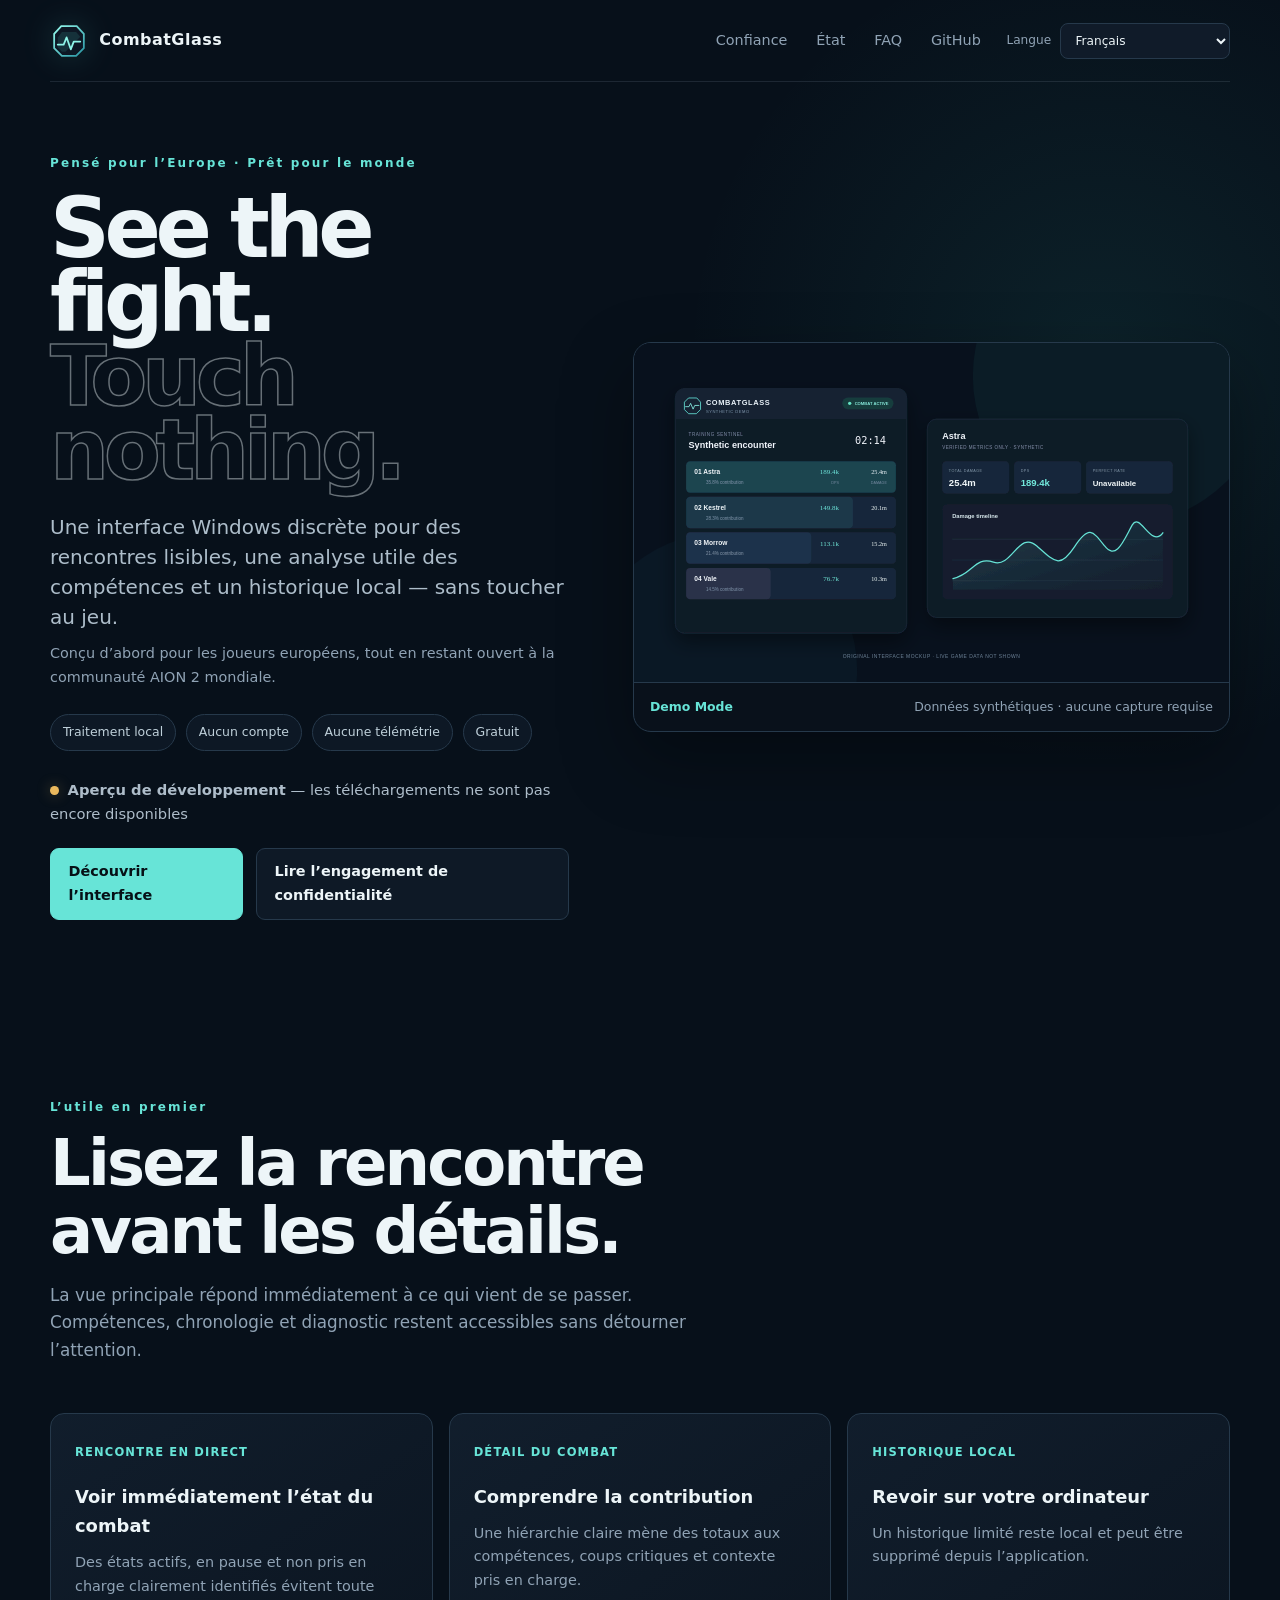
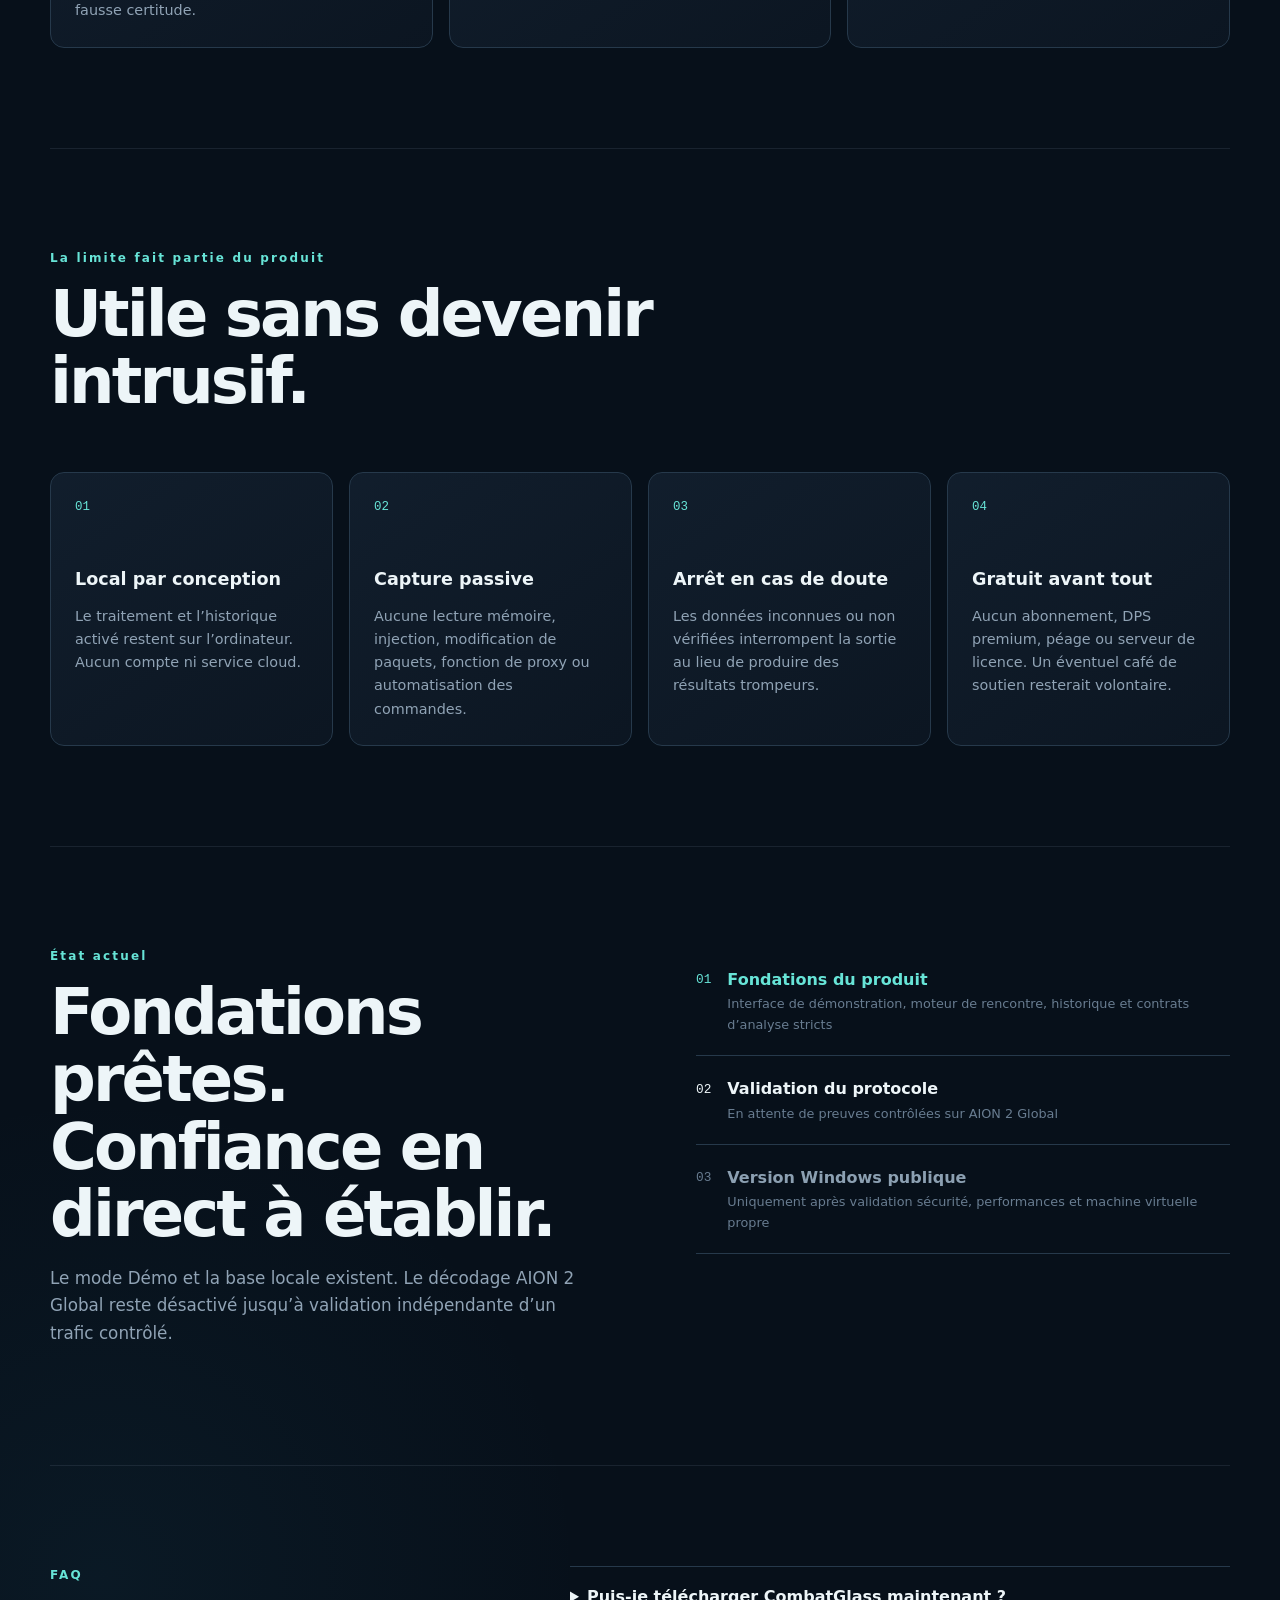
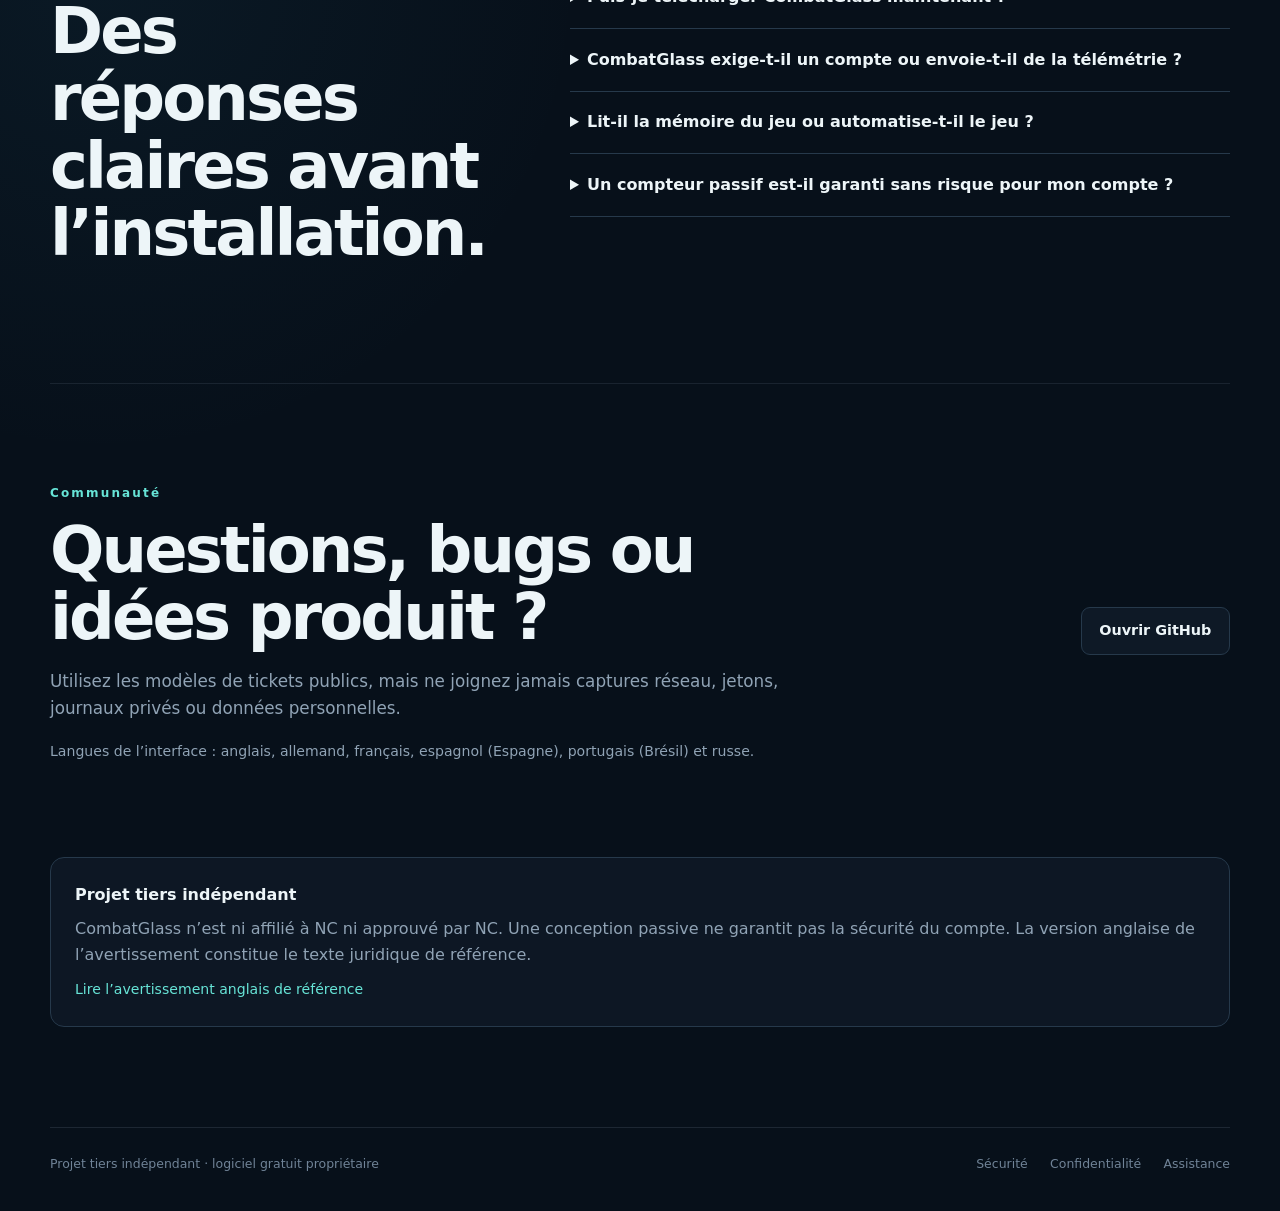
<file: fr/index.html>
<!doctype html>
<html lang="fr">
<head>
  <meta charset="utf-8">
  <meta name="viewport" content="width=device-width, initial-scale=1">
  <meta name="description" content="Un analyseur de combat Windows calme et local pour AION 2 Global. Aucun compte, aucune télémétrie, aucune modification du jeu et pas encore de téléchargement public.">
  <meta property="og:type" content="website">
  <meta property="og:title" content="CombatGlass — Analyse locale des combats AION 2">
  <meta property="og:description" content="Un analyseur de combat Windows calme et local pour AION 2 Global. Aucun compte, aucune télémétrie, aucune modification du jeu et pas encore de téléchargement public.">
  <meta property="og:url" content="https://relis-lol.github.io/combatglass/fr/">
  <link rel="canonical" href="https://relis-lol.github.io/combatglass/fr/">
  <link rel="alternate" hreflang="en" href="https://relis-lol.github.io/combatglass/">
  <link rel="alternate" hreflang="de" href="https://relis-lol.github.io/combatglass/de/">
  <link rel="alternate" hreflang="fr" href="https://relis-lol.github.io/combatglass/fr/">
  <link rel="alternate" hreflang="es-ES" href="https://relis-lol.github.io/combatglass/es/">
  <link rel="alternate" hreflang="pt-BR" href="https://relis-lol.github.io/combatglass/pt-br/">
  <link rel="alternate" hreflang="ru" href="https://relis-lol.github.io/combatglass/ru/">
  <link rel="alternate" hreflang="x-default" href="https://relis-lol.github.io/combatglass/">
  <title>CombatGlass — Analyse locale des combats AION 2</title>
  <link rel="icon" href="../assets/combatglass-mark.svg" type="image/svg+xml">
  <link rel="stylesheet" href="../styles.css">
</head>
<body data-default-route="false">
  <a class="skip" href="#main">Aller au contenu</a>
  <header class="topbar">
    <a class="brand" href="#top" aria-label="CombatGlass">
      <img src="../assets/combatglass-mark.svg" width="38" height="38" alt=""><span>CombatGlass</span>
    </a>
    <div class="header-actions"><nav aria-label="Navigation principale"><a href="#trust">Confiance</a><a href="#status">État</a><a href="#faq">FAQ</a><a href="https://github.com/Relis-lol/combatglass">GitHub</a></nav><label class="language"><span>Langue</span><select id="language-select" aria-label="Langue"><option data-code="en" value="../">English</option><option data-code="de" value="../de/">Deutsch</option><option data-code="fr" value="./" selected>Français</option><option data-code="es-ES" value="../es/">Español</option><option data-code="pt-BR" value="../pt-br/">Português (Brasil)</option><option data-code="ru" value="../ru/">Русский</option></select></label></div>
  </header>
  <main id="main">
    <section class="hero" id="top">
      <div class="hero-copy"><div class="eyebrow">Pensé pour l’Europe · Prêt pour le monde</div><h1>See the fight.<br><span>Touch nothing.</span></h1><p class="lede">Une interface Windows discrète pour des rencontres lisibles, une analyse utile des compétences et un historique local — sans toucher au jeu.</p><p class="positioning">Conçu d’abord pour les joueurs européens, tout en restant ouvert à la communauté AION 2 mondiale.</p><div class="trustline" aria-label="Engagements du produit"><span>Traitement local</span><span>Aucun compte</span><span>Aucune télémétrie</span><span>Gratuit</span></div><div class="notice"><span aria-hidden="true"></span><strong>Aperçu de développement</strong> — les téléchargements ne sont pas encore disponibles</div><div class="actions"><a class="button primary" href="#interface">Découvrir l’interface</a><a class="button" href="../PRIVACY.md">Lire l’engagement de confidentialité</a></div></div>
      <figure class="hero-product"><img src="../assets/product-preview.svg" alt="Interface de développement CombatGlass affichant dégâts et contribution d’une rencontre"><figcaption><strong>Demo Mode</strong><span>Données synthétiques · aucune capture requise</span></figcaption></figure>
    </section>
    <section class="interface" id="interface" aria-labelledby="interface-title"><div class="section-copy"><div class="eyebrow">L’utile en premier</div><h2 id="interface-title">Lisez la rencontre avant les détails.</h2><p>La vue principale répond immédiatement à ce qui vient de se passer. Compétences, chronologie et diagnostic restent accessibles sans détourner l’attention.</p></div><div class="flow"><article><span>Rencontre en direct</span><h3>Voir immédiatement l’état du combat</h3><p>Des états actifs, en pause et non pris en charge clairement identifiés évitent toute fausse certitude.</p></article><article><span>Détail du combat</span><h3>Comprendre la contribution</h3><p>Une hiérarchie claire mène des totaux aux compétences, coups critiques et contexte pris en charge.</p></article><article><span>Historique local</span><h3>Revoir sur votre ordinateur</h3><p>Un historique limité reste local et peut être supprimé depuis l’application.</p></article></div></section>
    <section class="principles" id="trust" aria-labelledby="trust-title"><div class="section-copy"><div class="eyebrow">La limite fait partie du produit</div><h2 id="trust-title">Utile sans devenir intrusif.</h2></div><div class="grid"><article><div class="number">01</div><h3>Local par conception</h3><p>Le traitement et l’historique activé restent sur l’ordinateur. Aucun compte ni service cloud.</p></article><article><div class="number">02</div><h3>Capture passive</h3><p>Aucune lecture mémoire, injection, modification de paquets, fonction de proxy ou automatisation des commandes.</p></article><article><div class="number">03</div><h3>Arrêt en cas de doute</h3><p>Les données inconnues ou non vérifiées interrompent la sortie au lieu de produire des résultats trompeurs.</p></article><article><div class="number">04</div><h3>Gratuit avant tout</h3><p>Aucun abonnement, DPS premium, péage ou serveur de licence. Un éventuel café de soutien resterait volontaire.</p></article></div></section>
    <section class="status" id="status" aria-labelledby="status-title"><div><div class="eyebrow">État actuel</div><h2 id="status-title">Fondations prêtes. Confiance en direct à établir.</h2><p>Le mode Démo et la base locale existent. Le décodage AION 2 Global reste désactivé jusqu’à validation indépendante d’un trafic contrôlé.</p></div><ol><li class="done"><span>01</span><div><strong>Fondations du produit</strong><small>Interface de démonstration, moteur de rencontre, historique et contrats d’analyse stricts</small></div></li><li class="active"><span>02</span><div><strong>Validation du protocole</strong><small>En attente de preuves contrôlées sur AION 2 Global</small></div></li><li><span>03</span><div><strong>Version Windows publique</strong><small>Uniquement après validation sécurité, performances et machine virtuelle propre</small></div></li></ol></section>
    <section class="faq" id="faq" aria-labelledby="faq-title"><div class="section-copy"><div class="eyebrow">FAQ</div><h2 id="faq-title">Des réponses claires avant l’installation.</h2></div><div class="faq-list"><details><summary>Puis-je télécharger CombatGlass maintenant ?</summary><p>Non. Il s’agit d’un aperçu public de développement ; aucun exécutable, programme d’installation ou archive portable n’est publié.</p></details><details><summary>CombatGlass exige-t-il un compte ou envoie-t-il de la télémétrie ?</summary><p>Non. La version 0.x reste entièrement locale, sans compte, télémétrie, envoi cloud ni serveur de licence.</p></details><details><summary>Lit-il la mémoire du jeu ou automatise-t-il le jeu ?</summary><p>Non. L’architecture interdit l’accès mémoire, l’injection, la modification de paquets, le proxy et l’automatisation des commandes.</p></details><details><summary>Un compteur passif est-il garanti sans risque pour mon compte ?</summary><p>Aucun tiers ne peut le garantir. Les règles et leur application peuvent changer ; consultez les conditions du jeu et utilisez les outils tiers à vos risques.</p></details></div></section>
    <section class="support-panel"><div><div class="eyebrow">Communauté</div><h2>Questions, bugs ou idées produit ?</h2><p>Utilisez les modèles de tickets publics, mais ne joignez jamais captures réseau, jetons, journaux privés ou données personnelles.</p><p class="languages-note">Langues de l’interface : anglais, allemand, français, espagnol (Espagne), portugais (Brésil) et russe.</p></div><a class="button" href="https://github.com/Relis-lol/combatglass">Ouvrir GitHub</a></section>
    <section class="legal-note"><strong>Projet tiers indépendant</strong><p>CombatGlass n’est ni affilié à NC ni approuvé par NC. Une conception passive ne garantit pas la sécurité du compte. La version anglaise de l’avertissement constitue le texte juridique de référence.</p><a href="../DISCLAIMER.md">Lire l’avertissement anglais de référence</a></section>
  </main>
  <footer><span>Projet tiers indépendant · logiciel gratuit propriétaire</span><span><a href="../SECURITY.md">Sécurité</a><a href="../PRIVACY.md">Confidentialité</a><a href="../SUPPORT.md">Assistance</a></span></footer>
  <script src="../assets/language.js" defer></script>
</body>
</html>
</file>
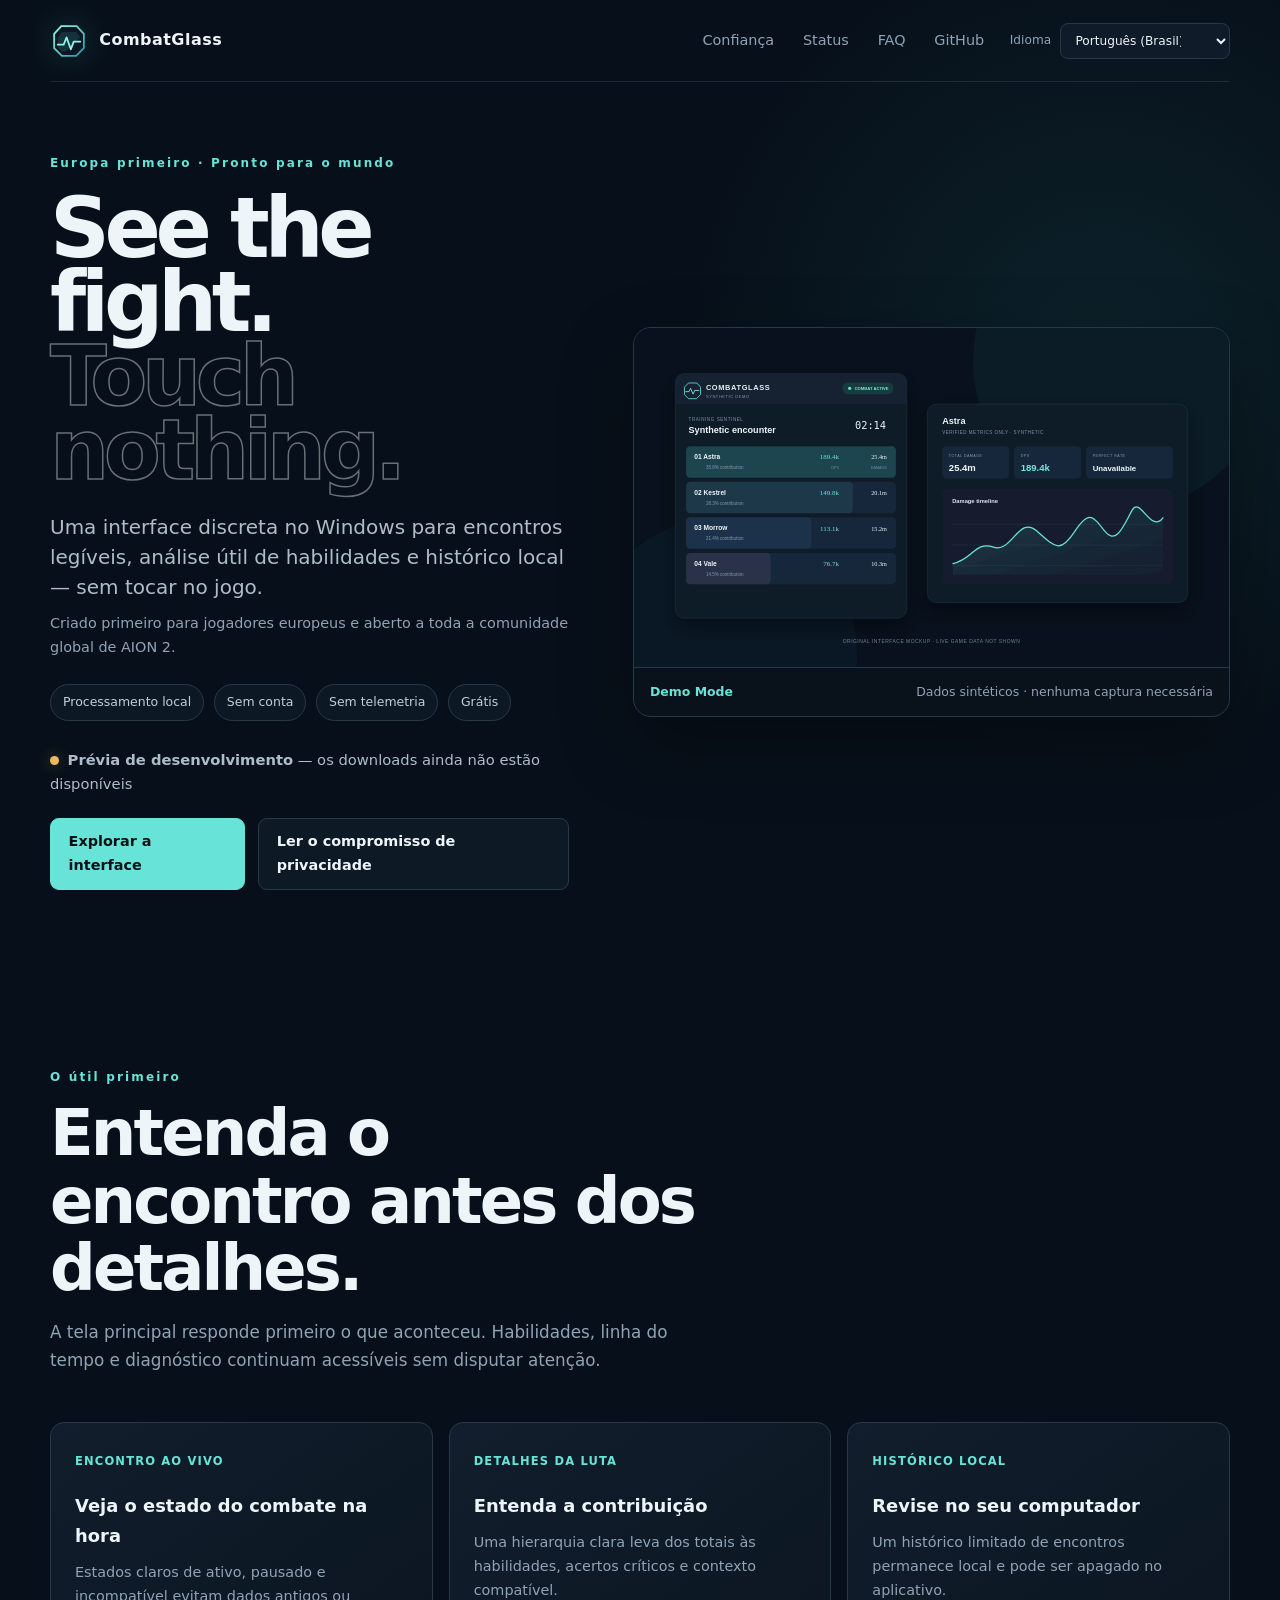
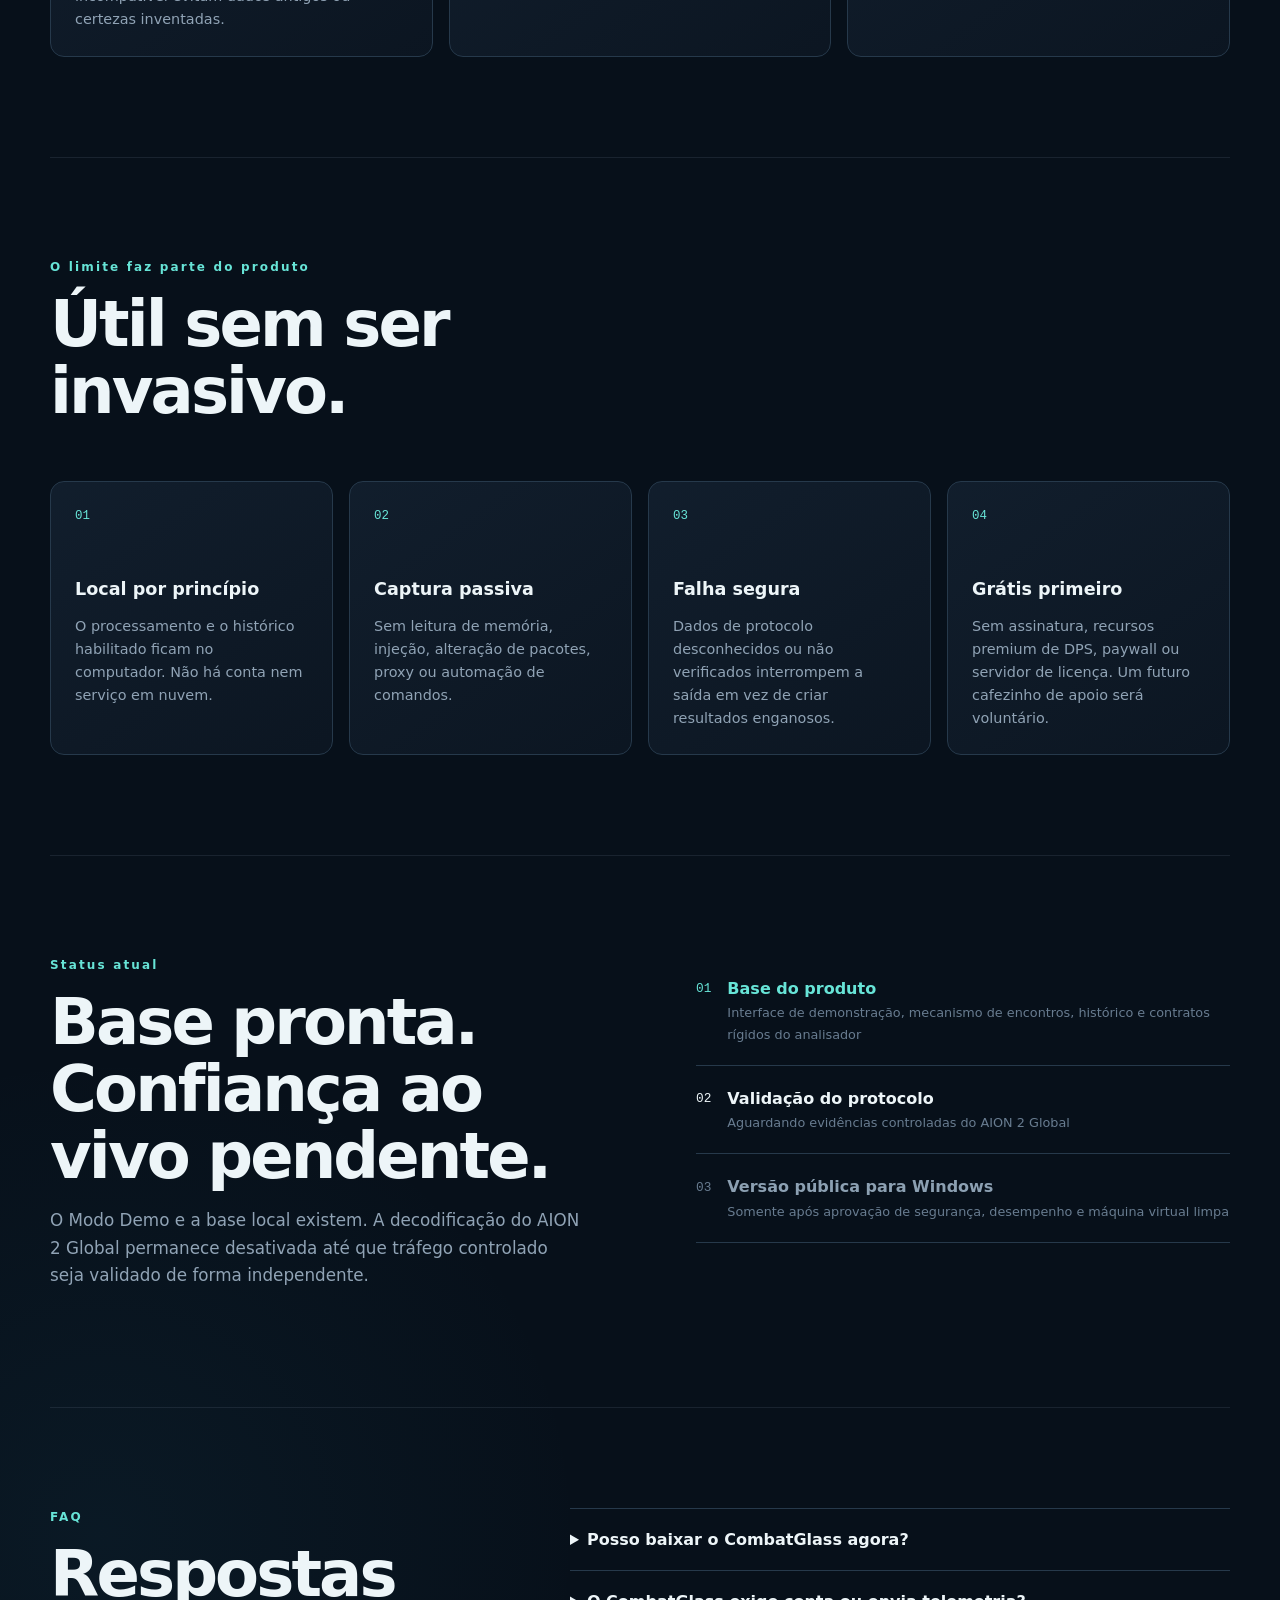
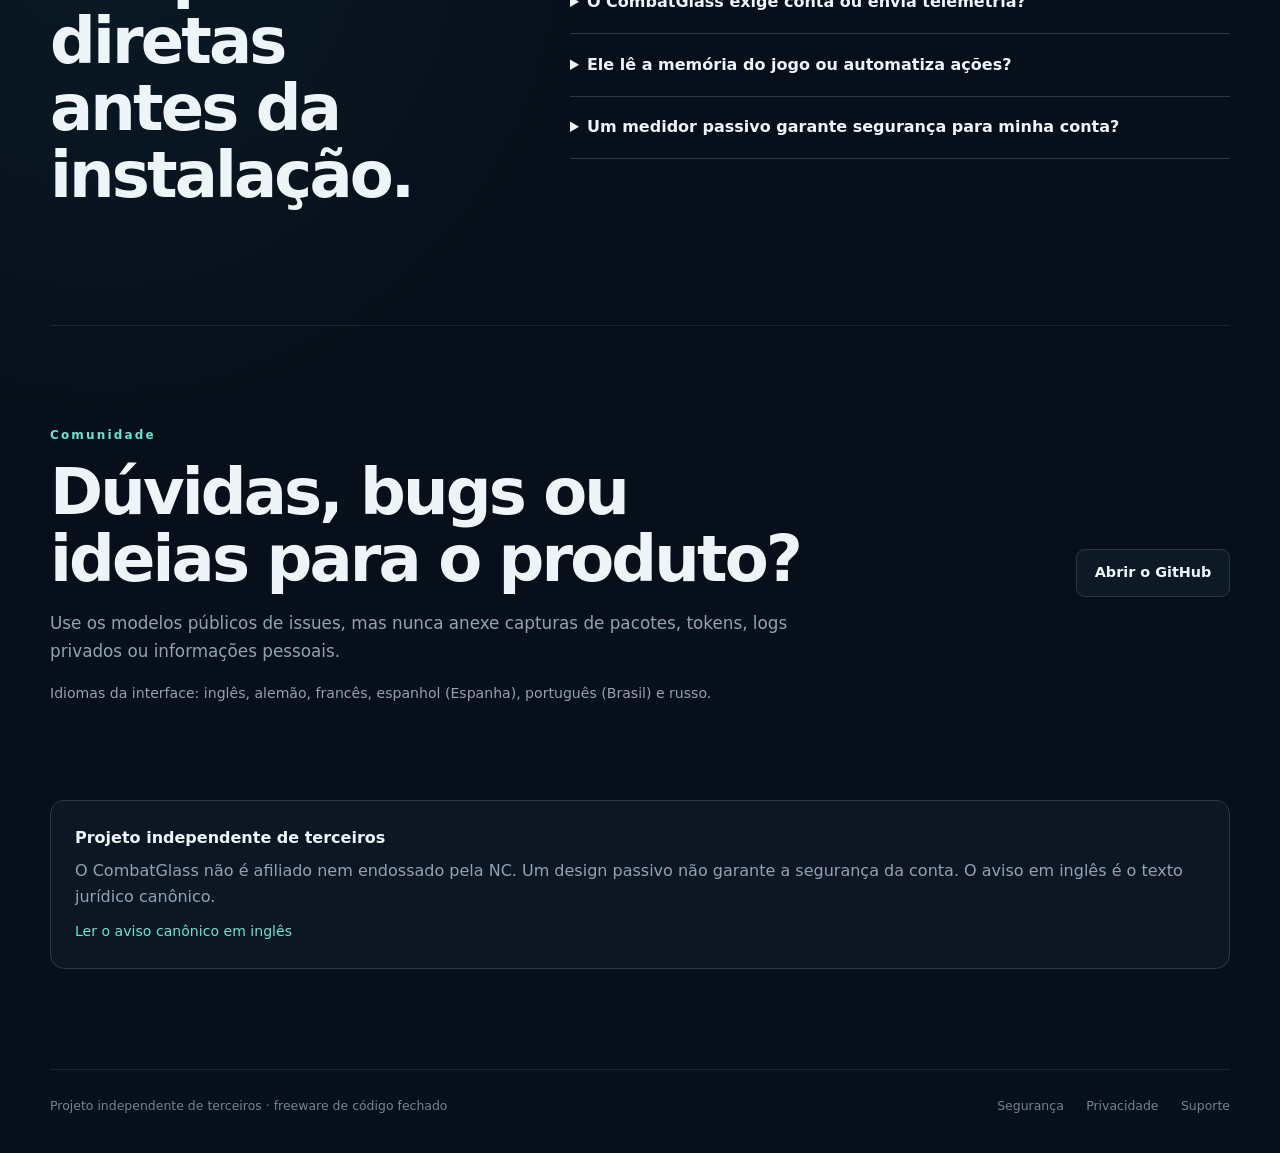
<file: pt-br/index.html>
<!doctype html>
<html lang="pt-BR">
<head>
  <meta charset="utf-8">
  <meta name="viewport" content="width=device-width, initial-scale=1">
  <meta name="description" content="Um analisador de combate para Windows, tranquilo e local, para AION 2 Global. Sem conta, telemetria, modificação do jogo ou download público por enquanto.">
  <meta property="og:type" content="website">
  <meta property="og:title" content="CombatGlass — Clareza de combate local para AION 2">
  <meta property="og:description" content="Um analisador de combate para Windows, tranquilo e local, para AION 2 Global. Sem conta, telemetria, modificação do jogo ou download público por enquanto.">
  <meta property="og:url" content="https://relis-lol.github.io/combatglass/pt-br/">
  <link rel="canonical" href="https://relis-lol.github.io/combatglass/pt-br/">
  <link rel="alternate" hreflang="en" href="https://relis-lol.github.io/combatglass/">
  <link rel="alternate" hreflang="de" href="https://relis-lol.github.io/combatglass/de/">
  <link rel="alternate" hreflang="fr" href="https://relis-lol.github.io/combatglass/fr/">
  <link rel="alternate" hreflang="es-ES" href="https://relis-lol.github.io/combatglass/es/">
  <link rel="alternate" hreflang="pt-BR" href="https://relis-lol.github.io/combatglass/pt-br/">
  <link rel="alternate" hreflang="ru" href="https://relis-lol.github.io/combatglass/ru/">
  <link rel="alternate" hreflang="x-default" href="https://relis-lol.github.io/combatglass/">
  <title>CombatGlass — Clareza de combate local para AION 2</title>
  <link rel="icon" href="../assets/combatglass-mark.svg" type="image/svg+xml">
  <link rel="stylesheet" href="../styles.css">
</head>
<body data-default-route="false">
  <a class="skip" href="#main">Ir para o conteúdo</a>
  <header class="topbar">
    <a class="brand" href="#top" aria-label="CombatGlass">
      <img src="../assets/combatglass-mark.svg" width="38" height="38" alt=""><span>CombatGlass</span>
    </a>
    <div class="header-actions"><nav aria-label="Navegação principal"><a href="#trust">Confiança</a><a href="#status">Status</a><a href="#faq">FAQ</a><a href="https://github.com/Relis-lol/combatglass">GitHub</a></nav><label class="language"><span>Idioma</span><select id="language-select" aria-label="Idioma"><option data-code="en" value="../">English</option><option data-code="de" value="../de/">Deutsch</option><option data-code="fr" value="../fr/">Français</option><option data-code="es-ES" value="../es/">Español</option><option data-code="pt-BR" value="./" selected>Português (Brasil)</option><option data-code="ru" value="../ru/">Русский</option></select></label></div>
  </header>
  <main id="main">
    <section class="hero" id="top">
      <div class="hero-copy"><div class="eyebrow">Europa primeiro · Pronto para o mundo</div><h1>See the fight.<br><span>Touch nothing.</span></h1><p class="lede">Uma interface discreta no Windows para encontros legíveis, análise útil de habilidades e histórico local — sem tocar no jogo.</p><p class="positioning">Criado primeiro para jogadores europeus e aberto a toda a comunidade global de AION 2.</p><div class="trustline" aria-label="Compromissos do produto"><span>Processamento local</span><span>Sem conta</span><span>Sem telemetria</span><span>Grátis</span></div><div class="notice"><span aria-hidden="true"></span><strong>Prévia de desenvolvimento</strong> — os downloads ainda não estão disponíveis</div><div class="actions"><a class="button primary" href="#interface">Explorar a interface</a><a class="button" href="../PRIVACY.md">Ler o compromisso de privacidade</a></div></div>
      <figure class="hero-product"><img src="../assets/product-preview.svg" alt="Interface de desenvolvimento do CombatGlass exibindo dano e contribuição do encontro"><figcaption><strong>Demo Mode</strong><span>Dados sintéticos · nenhuma captura necessária</span></figcaption></figure>
    </section>
    <section class="interface" id="interface" aria-labelledby="interface-title"><div class="section-copy"><div class="eyebrow">O útil primeiro</div><h2 id="interface-title">Entenda o encontro antes dos detalhes.</h2><p>A tela principal responde primeiro o que aconteceu. Habilidades, linha do tempo e diagnóstico continuam acessíveis sem disputar atenção.</p></div><div class="flow"><article><span>Encontro ao vivo</span><h3>Veja o estado do combate na hora</h3><p>Estados claros de ativo, pausado e incompatível evitam dados antigos ou certezas inventadas.</p></article><article><span>Detalhes da luta</span><h3>Entenda a contribuição</h3><p>Uma hierarquia clara leva dos totais às habilidades, acertos críticos e contexto compatível.</p></article><article><span>Histórico local</span><h3>Revise no seu computador</h3><p>Um histórico limitado de encontros permanece local e pode ser apagado no aplicativo.</p></article></div></section>
    <section class="principles" id="trust" aria-labelledby="trust-title"><div class="section-copy"><div class="eyebrow">O limite faz parte do produto</div><h2 id="trust-title">Útil sem ser invasivo.</h2></div><div class="grid"><article><div class="number">01</div><h3>Local por princípio</h3><p>O processamento e o histórico habilitado ficam no computador. Não há conta nem serviço em nuvem.</p></article><article><div class="number">02</div><h3>Captura passiva</h3><p>Sem leitura de memória, injeção, alteração de pacotes, proxy ou automação de comandos.</p></article><article><div class="number">03</div><h3>Falha segura</h3><p>Dados de protocolo desconhecidos ou não verificados interrompem a saída em vez de criar resultados enganosos.</p></article><article><div class="number">04</div><h3>Grátis primeiro</h3><p>Sem assinatura, recursos premium de DPS, paywall ou servidor de licença. Um futuro cafezinho de apoio será voluntário.</p></article></div></section>
    <section class="status" id="status" aria-labelledby="status-title"><div><div class="eyebrow">Status atual</div><h2 id="status-title">Base pronta. Confiança ao vivo pendente.</h2><p>O Modo Demo e a base local existem. A decodificação do AION 2 Global permanece desativada até que tráfego controlado seja validado de forma independente.</p></div><ol><li class="done"><span>01</span><div><strong>Base do produto</strong><small>Interface de demonstração, mecanismo de encontros, histórico e contratos rígidos do analisador</small></div></li><li class="active"><span>02</span><div><strong>Validação do protocolo</strong><small>Aguardando evidências controladas do AION 2 Global</small></div></li><li><span>03</span><div><strong>Versão pública para Windows</strong><small>Somente após aprovação de segurança, desempenho e máquina virtual limpa</small></div></li></ol></section>
    <section class="faq" id="faq" aria-labelledby="faq-title"><div class="section-copy"><div class="eyebrow">FAQ</div><h2 id="faq-title">Respostas diretas antes da instalação.</h2></div><div class="faq-list"><details><summary>Posso baixar o CombatGlass agora?</summary><p>Não. Esta é uma prévia pública de desenvolvimento; nenhum executável, instalador ou arquivo portátil foi publicado.</p></details><details><summary>O CombatGlass exige conta ou envia telemetria?</summary><p>Não. A versão 0.x é totalmente local, sem contas, telemetria, envios para a nuvem ou servidor de licença.</p></details><details><summary>Ele lê a memória do jogo ou automatiza ações?</summary><p>Não. A arquitetura proíbe acesso à memória, injeção, alteração de pacotes, proxy e automação de comandos.</p></details><details><summary>Um medidor passivo garante segurança para minha conta?</summary><p>Nenhum terceiro pode garantir isso. Regras e fiscalização podem mudar; leia os termos do jogo e use ferramentas de terceiros por sua conta e risco.</p></details></div></section>
    <section class="support-panel"><div><div class="eyebrow">Comunidade</div><h2>Dúvidas, bugs ou ideias para o produto?</h2><p>Use os modelos públicos de issues, mas nunca anexe capturas de pacotes, tokens, logs privados ou informações pessoais.</p><p class="languages-note">Idiomas da interface: inglês, alemão, francês, espanhol (Espanha), português (Brasil) e russo.</p></div><a class="button" href="https://github.com/Relis-lol/combatglass">Abrir o GitHub</a></section>
    <section class="legal-note"><strong>Projeto independente de terceiros</strong><p>O CombatGlass não é afiliado nem endossado pela NC. Um design passivo não garante a segurança da conta. O aviso em inglês é o texto jurídico canônico.</p><a href="../DISCLAIMER.md">Ler o aviso canônico em inglês</a></section>
  </main>
  <footer><span>Projeto independente de terceiros · freeware de código fechado</span><span><a href="../SECURITY.md">Segurança</a><a href="../PRIVACY.md">Privacidade</a><a href="../SUPPORT.md">Suporte</a></span></footer>
  <script src="../assets/language.js" defer></script>
</body>
</html>
</file>
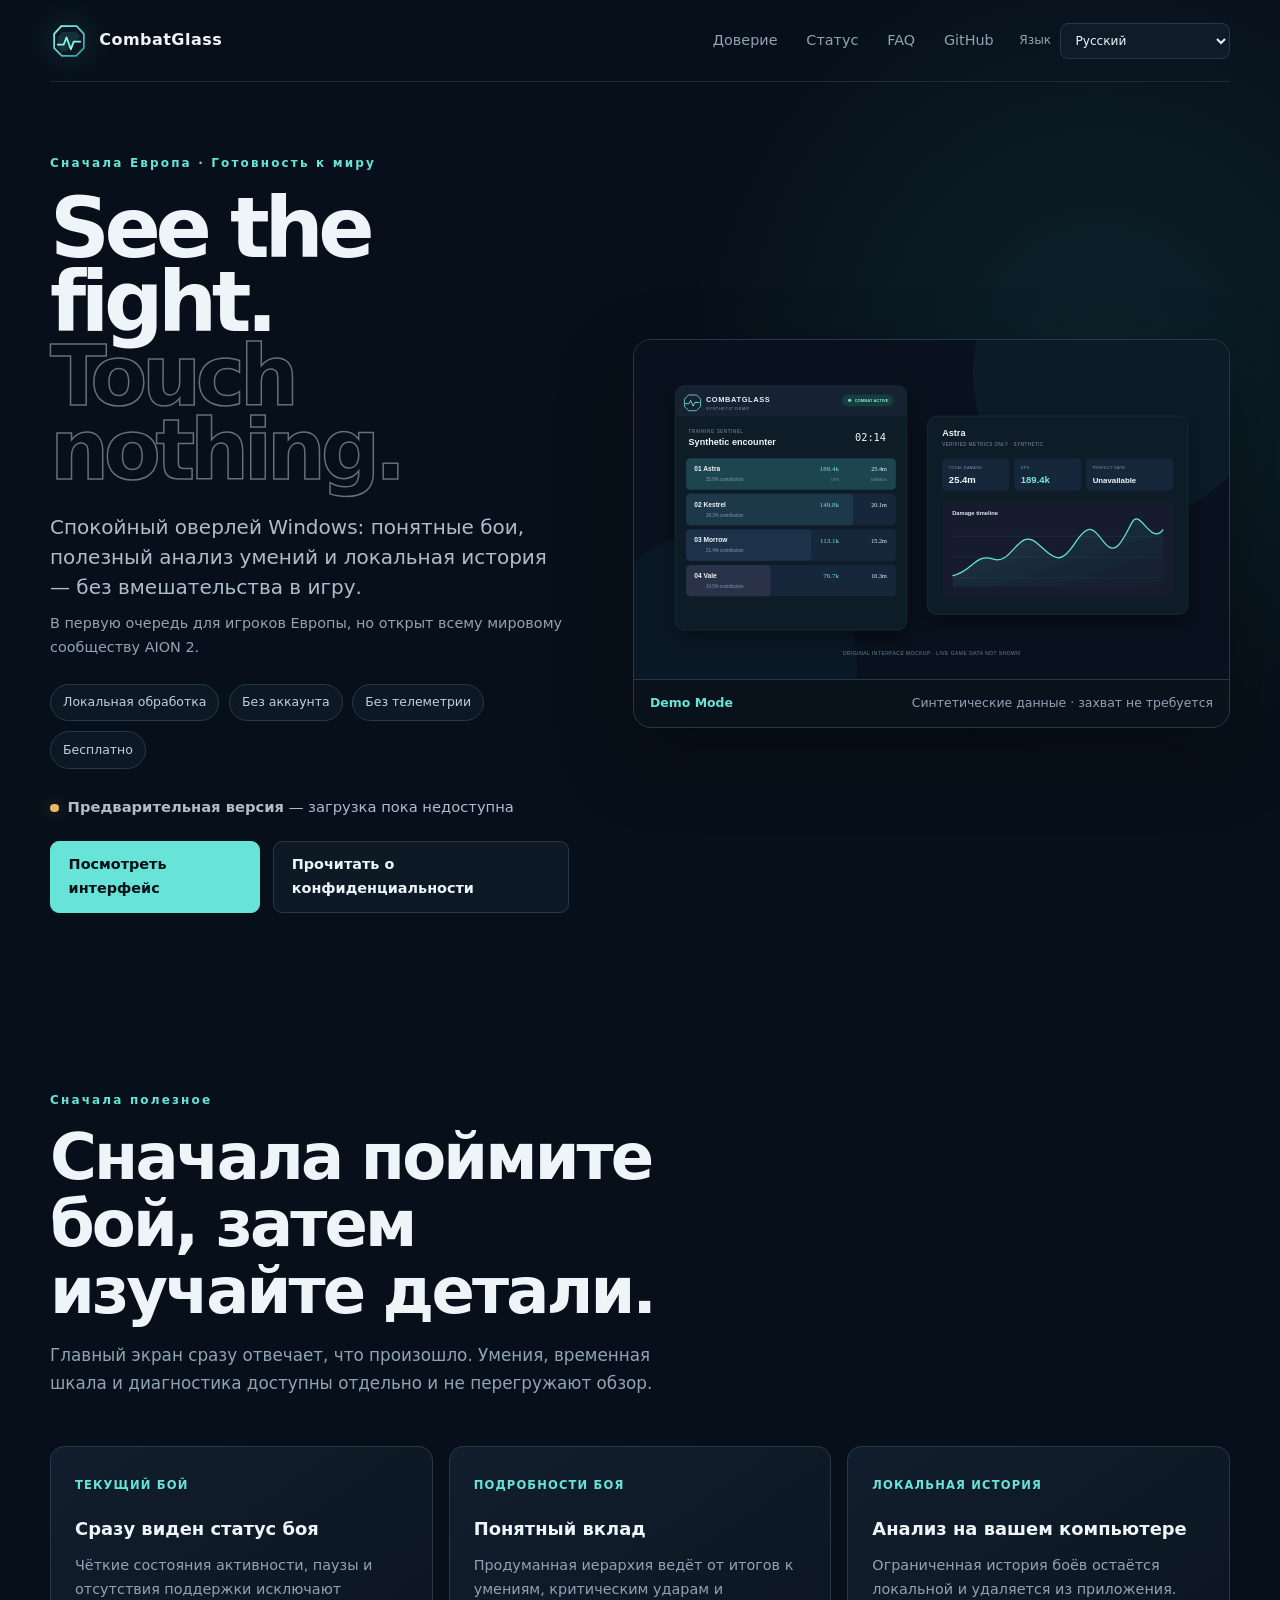
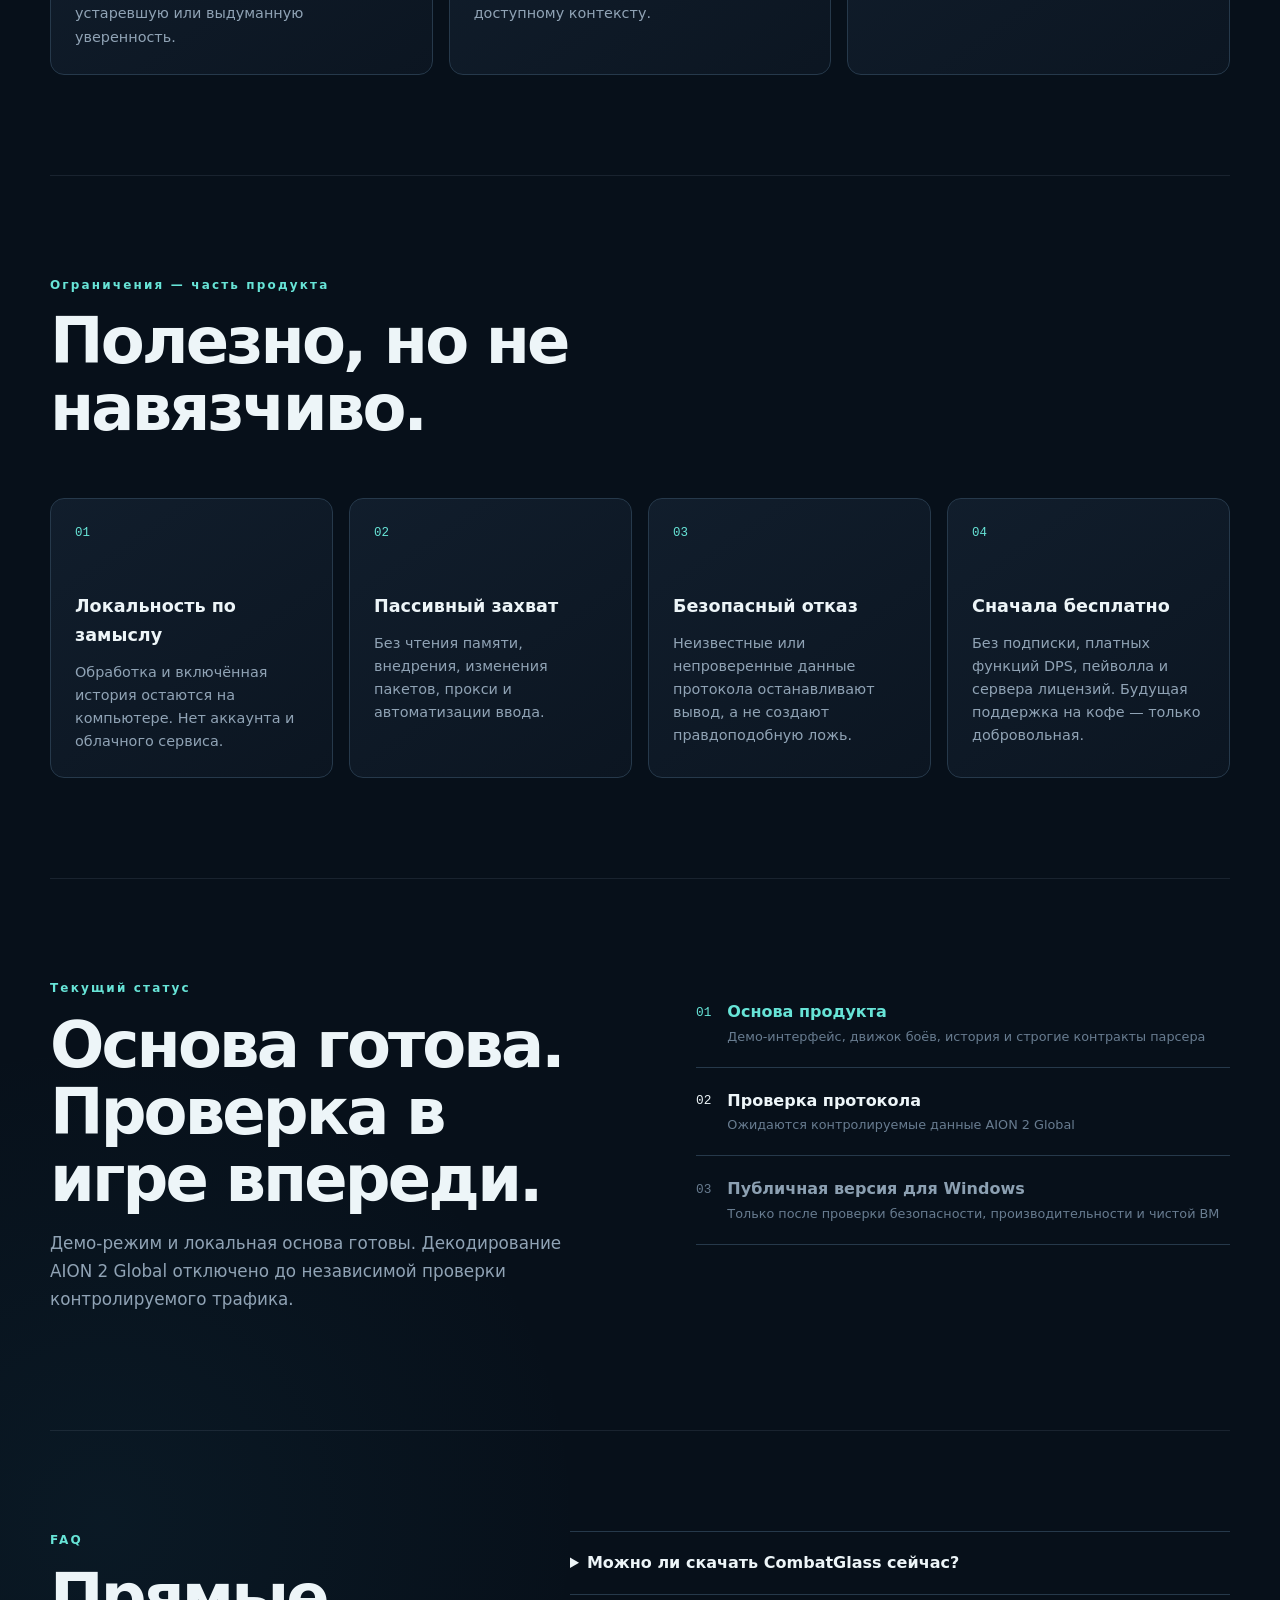
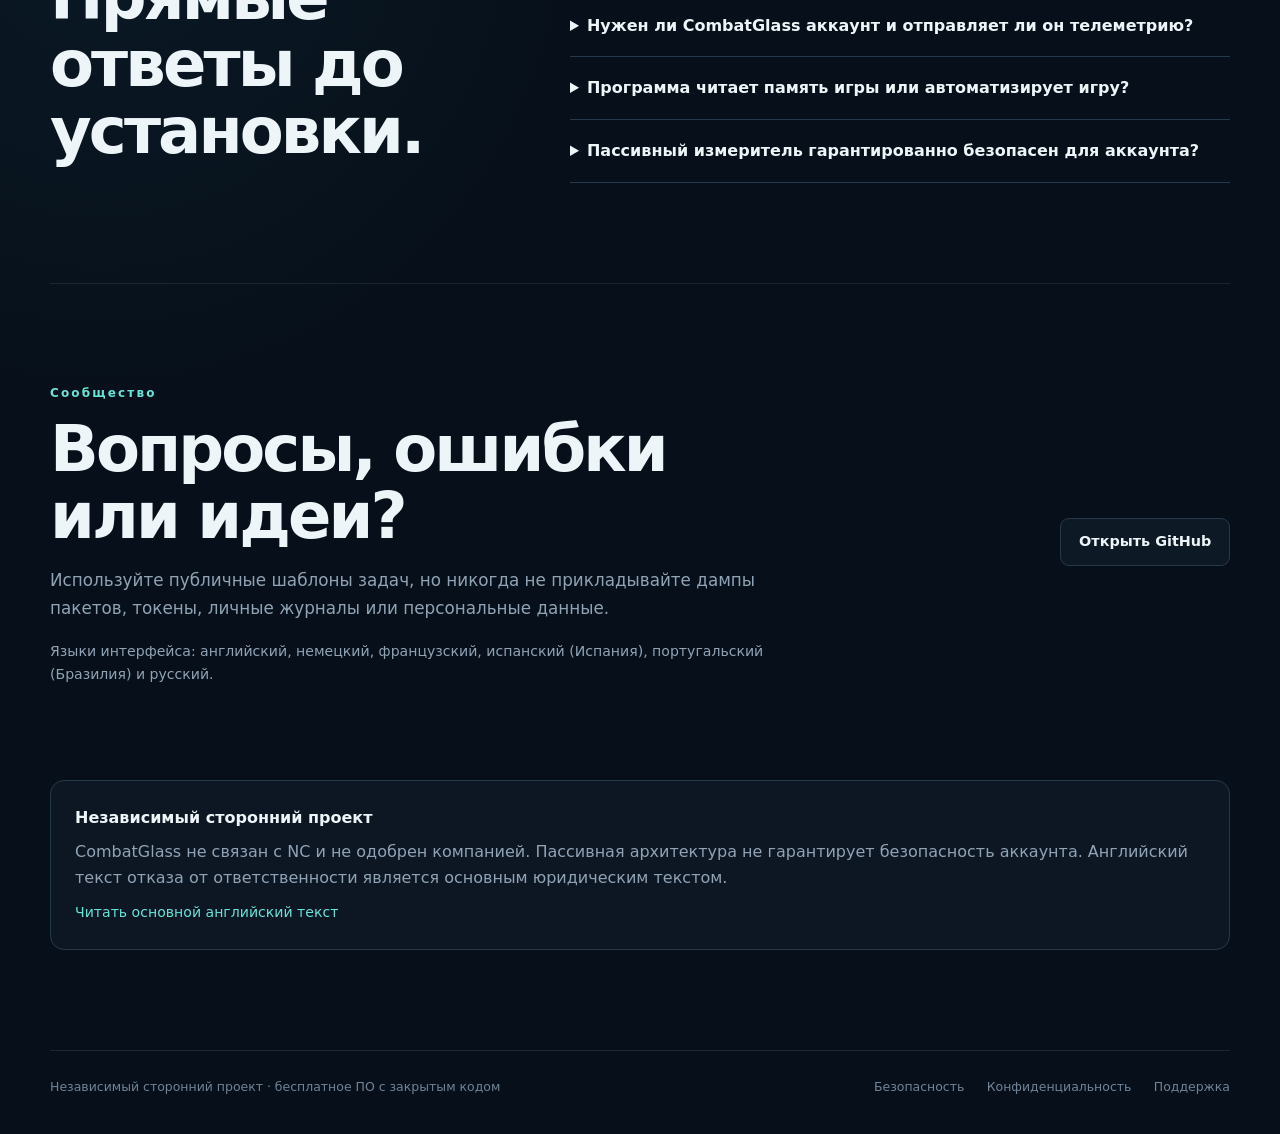
<file: ru/index.html>
<!doctype html>
<html lang="ru">
<head>
  <meta charset="utf-8">
  <meta name="viewport" content="width=device-width, initial-scale=1">
  <meta name="description" content="Спокойный локальный анализатор боя для AION 2 Global на Windows. Без аккаунта, телеметрии и изменения игры; публичной загрузки пока нет.">
  <meta property="og:type" content="website">
  <meta property="og:title" content="CombatGlass — Локальный анализ боя в AION 2">
  <meta property="og:description" content="Спокойный локальный анализатор боя для AION 2 Global на Windows. Без аккаунта, телеметрии и изменения игры; публичной загрузки пока нет.">
  <meta property="og:url" content="https://relis-lol.github.io/combatglass/ru/">
  <link rel="canonical" href="https://relis-lol.github.io/combatglass/ru/">
  <link rel="alternate" hreflang="en" href="https://relis-lol.github.io/combatglass/">
  <link rel="alternate" hreflang="de" href="https://relis-lol.github.io/combatglass/de/">
  <link rel="alternate" hreflang="fr" href="https://relis-lol.github.io/combatglass/fr/">
  <link rel="alternate" hreflang="es-ES" href="https://relis-lol.github.io/combatglass/es/">
  <link rel="alternate" hreflang="pt-BR" href="https://relis-lol.github.io/combatglass/pt-br/">
  <link rel="alternate" hreflang="ru" href="https://relis-lol.github.io/combatglass/ru/">
  <link rel="alternate" hreflang="x-default" href="https://relis-lol.github.io/combatglass/">
  <title>CombatGlass — Локальный анализ боя в AION 2</title>
  <link rel="icon" href="../assets/combatglass-mark.svg" type="image/svg+xml">
  <link rel="stylesheet" href="../styles.css">
</head>
<body data-default-route="false">
  <a class="skip" href="#main">Перейти к содержанию</a>
  <header class="topbar">
    <a class="brand" href="#top" aria-label="CombatGlass">
      <img src="../assets/combatglass-mark.svg" width="38" height="38" alt=""><span>CombatGlass</span>
    </a>
    <div class="header-actions"><nav aria-label="Основная навигация"><a href="#trust">Доверие</a><a href="#status">Статус</a><a href="#faq">FAQ</a><a href="https://github.com/Relis-lol/combatglass">GitHub</a></nav><label class="language"><span>Язык</span><select id="language-select" aria-label="Язык"><option data-code="en" value="../">English</option><option data-code="de" value="../de/">Deutsch</option><option data-code="fr" value="../fr/">Français</option><option data-code="es-ES" value="../es/">Español</option><option data-code="pt-BR" value="../pt-br/">Português (Brasil)</option><option data-code="ru" value="./" selected>Русский</option></select></label></div>
  </header>
  <main id="main">
    <section class="hero" id="top">
      <div class="hero-copy"><div class="eyebrow">Сначала Европа · Готовность к миру</div><h1>See the fight.<br><span>Touch nothing.</span></h1><p class="lede">Спокойный оверлей Windows: понятные бои, полезный анализ умений и локальная история — без вмешательства в игру.</p><p class="positioning">В первую очередь для игроков Европы, но открыт всему мировому сообществу AION 2.</p><div class="trustline" aria-label="Обязательства продукта"><span>Локальная обработка</span><span>Без аккаунта</span><span>Без телеметрии</span><span>Бесплатно</span></div><div class="notice"><span aria-hidden="true"></span><strong>Предварительная версия</strong> — загрузка пока недоступна</div><div class="actions"><a class="button primary" href="#interface">Посмотреть интерфейс</a><a class="button" href="../PRIVACY.md">Прочитать о конфиденциальности</a></div></div>
      <figure class="hero-product"><img src="../assets/product-preview.svg" alt="Интерфейс CombatGlass с уроном и вкладом участников боя"><figcaption><strong>Demo Mode</strong><span>Синтетические данные · захват не требуется</span></figcaption></figure>
    </section>
    <section class="interface" id="interface" aria-labelledby="interface-title"><div class="section-copy"><div class="eyebrow">Сначала полезное</div><h2 id="interface-title">Сначала поймите бой, затем изучайте детали.</h2><p>Главный экран сразу отвечает, что произошло. Умения, временная шкала и диагностика доступны отдельно и не перегружают обзор.</p></div><div class="flow"><article><span>Текущий бой</span><h3>Сразу виден статус боя</h3><p>Чёткие состояния активности, паузы и отсутствия поддержки исключают устаревшую или выдуманную уверенность.</p></article><article><span>Подробности боя</span><h3>Понятный вклад</h3><p>Продуманная иерархия ведёт от итогов к умениям, критическим ударам и доступному контексту.</p></article><article><span>Локальная история</span><h3>Анализ на вашем компьютере</h3><p>Ограниченная история боёв остаётся локальной и удаляется из приложения.</p></article></div></section>
    <section class="principles" id="trust" aria-labelledby="trust-title"><div class="section-copy"><div class="eyebrow">Ограничения — часть продукта</div><h2 id="trust-title">Полезно, но не навязчиво.</h2></div><div class="grid"><article><div class="number">01</div><h3>Локальность по замыслу</h3><p>Обработка и включённая история остаются на компьютере. Нет аккаунта и облачного сервиса.</p></article><article><div class="number">02</div><h3>Пассивный захват</h3><p>Без чтения памяти, внедрения, изменения пакетов, прокси и автоматизации ввода.</p></article><article><div class="number">03</div><h3>Безопасный отказ</h3><p>Неизвестные или непроверенные данные протокола останавливают вывод, а не создают правдоподобную ложь.</p></article><article><div class="number">04</div><h3>Сначала бесплатно</h3><p>Без подписки, платных функций DPS, пейволла и сервера лицензий. Будущая поддержка на кофе — только добровольная.</p></article></div></section>
    <section class="status" id="status" aria-labelledby="status-title"><div><div class="eyebrow">Текущий статус</div><h2 id="status-title">Основа готова. Проверка в игре впереди.</h2><p>Демо-режим и локальная основа готовы. Декодирование AION 2 Global отключено до независимой проверки контролируемого трафика.</p></div><ol><li class="done"><span>01</span><div><strong>Основа продукта</strong><small>Демо-интерфейс, движок боёв, история и строгие контракты парсера</small></div></li><li class="active"><span>02</span><div><strong>Проверка протокола</strong><small>Ожидаются контролируемые данные AION 2 Global</small></div></li><li><span>03</span><div><strong>Публичная версия для Windows</strong><small>Только после проверки безопасности, производительности и чистой ВМ</small></div></li></ol></section>
    <section class="faq" id="faq" aria-labelledby="faq-title"><div class="section-copy"><div class="eyebrow">FAQ</div><h2 id="faq-title">Прямые ответы до установки.</h2></div><div class="faq-list"><details><summary>Можно ли скачать CombatGlass сейчас?</summary><p>Нет. Это публичная предварительная версия; исполняемый файл, установщик и портативный архив не опубликованы.</p></details><details><summary>Нужен ли CombatGlass аккаунт и отправляет ли он телеметрию?</summary><p>Нет. Версия 0.x полностью локальна: без аккаунтов, телеметрии, облачных загрузок и сервера лицензий.</p></details><details><summary>Программа читает память игры или автоматизирует игру?</summary><p>Нет. Архитектура запрещает доступ к памяти, внедрение, изменение пакетов, прокси и автоматизацию ввода.</p></details><details><summary>Пассивный измеритель гарантированно безопасен для аккаунта?</summary><p>Ни один сторонний разработчик не может это гарантировать. Правила и их применение могут меняться; ознакомьтесь с условиями игры и используйте сторонние инструменты на свой риск.</p></details></div></section>
    <section class="support-panel"><div><div class="eyebrow">Сообщество</div><h2>Вопросы, ошибки или идеи?</h2><p>Используйте публичные шаблоны задач, но никогда не прикладывайте дампы пакетов, токены, личные журналы или персональные данные.</p><p class="languages-note">Языки интерфейса: английский, немецкий, французский, испанский (Испания), португальский (Бразилия) и русский.</p></div><a class="button" href="https://github.com/Relis-lol/combatglass">Открыть GitHub</a></section>
    <section class="legal-note"><strong>Независимый сторонний проект</strong><p>CombatGlass не связан с NC и не одобрен компанией. Пассивная архитектура не гарантирует безопасность аккаунта. Английский текст отказа от ответственности является основным юридическим текстом.</p><a href="../DISCLAIMER.md">Читать основной английский текст</a></section>
  </main>
  <footer><span>Независимый сторонний проект · бесплатное ПО с закрытым кодом</span><span><a href="../SECURITY.md">Безопасность</a><a href="../PRIVACY.md">Конфиденциальность</a><a href="../SUPPORT.md">Поддержка</a></span></footer>
  <script src="../assets/language.js" defer></script>
</body>
</html>
</file>
<file: styles.css>
:root {
  color-scheme: dark;
  --bg: #07101a;
  --panel: #101b29;
  --line: #26394b;
  --text: #edf5f8;
  --muted: #90a3b5;
  --accent: #67e4d7;
  --accent2: #319caa;
  --max: 1180px;
  font-family: "Segoe UI Variable", "Segoe UI", system-ui, sans-serif;
}

* { box-sizing: border-box; }
html { scroll-behavior: smooth; }
body {
  margin: 0;
  background:
    radial-gradient(circle at 86% 8%, rgba(63, 207, 194, .09), transparent 26rem),
    radial-gradient(circle at 8% 72%, rgba(47, 133, 167, .08), transparent 30rem),
    var(--bg);
  color: var(--text);
  font-size: 16px;
  line-height: 1.65;
}

a { color: inherit; text-decoration: none; }
.skip {
  position: fixed;
  left: 1rem;
  top: -5rem;
  background: var(--accent);
  color: #061016;
  padding: .6rem 1rem;
  z-index: 10;
}
.skip:focus { top: 1rem; }

.topbar {
  width: min(calc(100% - 40px), var(--max));
  height: 82px;
  margin: auto;
  display: flex;
  align-items: center;
  justify-content: space-between;
  border-bottom: 1px solid rgba(144, 163, 181, .16);
}
.brand { display: flex; align-items: center; gap: .7rem; font-weight: 700; letter-spacing: .03em; }
.brand img { filter: drop-shadow(0 0 16px rgba(103, 228, 215, .16)); }
.header-actions { display: flex; align-items: center; gap: 1.6rem; }
nav { display: flex; gap: 1.8rem; color: var(--muted); font-size: .9rem; }
nav a:hover, nav a:focus, footer a:hover { color: var(--accent); }
.language { display: flex; align-items: center; gap: .55rem; color: var(--muted); font-size: .76rem; }
.language select { width: 170px; min-height: 36px; padding: .3rem 2rem .3rem .65rem; border: 1px solid var(--line); border-radius: 8px; background: var(--panel); color: var(--text); font: inherit; cursor: pointer; }
.language select:focus { outline: 2px solid var(--accent); outline-offset: 2px; }

main { overflow: hidden; }
.hero {
  width: min(calc(100% - 40px), var(--max));
  min-height: 620px;
  margin: auto;
  padding: 72px 0 78px;
  display: grid;
  grid-template-columns: minmax(0, .93fr) minmax(440px, 1.07fr);
  gap: 4rem;
  align-items: center;
}
.hero-copy { min-width: 0; }
.eyebrow { color: var(--accent); font-size: .75rem; font-weight: 700; letter-spacing: .18em; }
.hero h1 {
  font-size: clamp(3.8rem, 6.5vw, 6.2rem);
  line-height: .89;
  letter-spacing: -.065em;
  margin: 1.15rem 0 1.5rem;
}
.hero h1 span { color: transparent; -webkit-text-stroke: 1.5px rgba(237, 245, 248, .42); }
.lede { font-size: clamp(1.05rem, 1.7vw, 1.25rem); line-height: 1.5; color: #adbdca; max-width: 620px; margin: 0 0 1.6rem; }
.positioning { max-width: 610px; margin: -1rem 0 1.5rem; color: var(--muted); font-size: .9rem; }
.trustline { display: flex; flex-wrap: wrap; gap: .6rem; }
.trustline span { border: 1px solid var(--line); background: rgba(16, 27, 41, .8); padding: .48rem .75rem; border-radius: 999px; font-size: .78rem; color: #bfd0da; }
.notice { margin-top: 1.65rem; color: #aebdca; font-size: .92rem; }
.notice > span { display: inline-block; width: .55rem; height: .55rem; background: #eab85d; border-radius: 50%; margin-right: .55rem; box-shadow: 0 0 14px rgba(234, 184, 93, .35); }
.actions { display: flex; gap: .8rem; margin-top: 1.35rem; }
.button { display: inline-flex; min-height: 46px; align-items: center; justify-content: center; padding: .7rem 1.1rem; border: 1px solid var(--line); border-radius: 9px; font-weight: 650; font-size: .9rem; background: rgba(16, 27, 41, .78); transition: .2s ease; }
.button:hover, .button:focus { border-color: #54728a; transform: translateY(-1px); }
.button.primary { background: var(--accent); border-color: var(--accent); color: #061016; }

.hero-product { margin: 0; background: rgba(10, 17, 27, .78); border: 1px solid var(--line); border-radius: 18px; overflow: hidden; box-shadow: 0 28px 70px rgba(0, 0, 0, .34); }
.hero-product img { width: 100%; height: auto; display: block; }
.hero-product figcaption { padding: .85rem 1rem; display: flex; justify-content: space-between; gap: 1rem; border-top: 1px solid var(--line); font-size: .78rem; }
.hero-product figcaption strong { color: var(--accent); }
.hero-product figcaption span { color: var(--muted); }

.interface, .principles, .status, .faq, .support-panel, .legal-note { width: min(calc(100% - 40px), var(--max)); margin: 0 auto; padding: 100px 0; }
.section-copy { max-width: 650px; }
.section-copy h2, .status h2, .support-panel h2 { font-size: clamp(2.2rem, 5vw, 4rem); line-height: 1.05; letter-spacing: -.045em; margin: .8rem 0 1rem; }
.section-copy p, .status p, .support-panel p { color: var(--muted); font-size: 1.05rem; }

.flow { display: grid; grid-template-columns: repeat(3, 1fr); gap: 1rem; margin-top: 3rem; }
.flow article { padding: 1.5rem; border: 1px solid var(--line); border-radius: 14px; background: linear-gradient(145deg, rgba(18, 31, 46, .9), rgba(12, 22, 34, .9)); }
.flow span { color: var(--accent); font-size: .72rem; font-weight: 700; letter-spacing: .1em; text-transform: uppercase; }
.flow h3 { margin: 1.1rem 0 .65rem; font-size: 1.12rem; }
.flow p { margin: 0; color: var(--muted); font-size: .9rem; }

.principles { border-top: 1px solid rgba(144, 163, 181, .13); }
.grid { display: grid; grid-template-columns: repeat(4, 1fr); gap: 1rem; margin-top: 3.5rem; }
.grid article { background: linear-gradient(145deg, rgba(18, 31, 46, .9), rgba(12, 22, 34, .9)); border: 1px solid var(--line); border-radius: 14px; padding: 1.5rem; min-height: 230px; }
.number { font-family: Consolas, monospace; color: var(--accent); font-size: .78rem; }
.grid h3 { font-size: 1.1rem; margin: 3rem 0 .7rem; }
.grid p { color: var(--muted); font-size: .9rem; line-height: 1.6; margin: 0; }

.status { display: grid; grid-template-columns: 1fr 1fr; gap: 7rem; align-items: start; border-top: 1px solid rgba(144, 163, 181, .13); }
.status ol { list-style: none; padding: 0; margin: 0; }
.status li { display: flex; gap: 1rem; padding: 1.25rem 0; border-bottom: 1px solid var(--line); color: #687c90; }
.status li > span { font-family: Consolas, monospace; font-size: .8rem; margin-top: .15rem; }
.status li div { display: flex; flex-direction: column; }
.status li strong { color: #8ca0b2; }
.status li small { font-size: .8rem; }
.status li.done strong, .status li.done > span { color: var(--accent); }
.status li.active strong, .status li.active > span { color: var(--text); }

.faq { border-top: 1px solid rgba(144, 163, 181, .13); display: grid; grid-template-columns: .8fr 1.2fr; gap: 5rem; }
.faq-list { border-top: 1px solid var(--line); }
.faq details { border-bottom: 1px solid var(--line); padding: 1.1rem 0; }
.faq summary { cursor: pointer; font-weight: 650; }
.faq details p { color: var(--muted); margin: .8rem 2rem .25rem 0; }
.support-panel { border-top: 1px solid rgba(144, 163, 181, .13); display: flex; align-items: center; justify-content: space-between; gap: 3rem; padding-bottom: 80px; }
.support-panel > div { max-width: 760px; }
.support-panel .languages-note { font-size: .88rem; }
.support-panel .button { flex: 0 0 auto; }
.legal-note { padding: 1.5rem; border: 1px solid var(--line); border-radius: 14px; background: rgba(16, 27, 41, .7); margin-bottom: 100px; }
.legal-note p { color: var(--muted); margin: .45rem 0; }
.legal-note a { color: var(--accent); font-size: .88rem; }
footer { width: min(calc(100% - 40px), var(--max)); margin: auto; padding: 26px 0 36px; border-top: 1px solid rgba(144, 163, 181, .16); display: flex; justify-content: space-between; gap: 2rem; color: #708397; font-size: .78rem; }
footer span:last-child { display: flex; gap: 1.4rem; }

@media (max-width: 980px) {
  .header-actions { gap: .9rem; }
  nav { gap: 1rem; }
  .language > span { position: absolute; width: 1px; height: 1px; overflow: hidden; clip: rect(0 0 0 0); }
  .hero { grid-template-columns: 1fr; gap: 2.6rem; padding-top: 76px; }
  .hero-copy { max-width: 760px; }
  .hero-product { max-width: 760px; }
}

@media (max-width: 800px) {
  .topbar nav a:not(:last-child) { display: none; }
  .hero h1 { font-size: clamp(3.15rem, 14vw, 4.2rem); }
  .actions { flex-direction: column; width: 100%; }
  .button { width: 100%; }
  .flow { grid-template-columns: 1fr; }
  .grid { grid-template-columns: 1fr 1fr; }
  .status { grid-template-columns: 1fr; gap: 3rem; }
  .faq { grid-template-columns: 1fr; gap: 2rem; }
  .support-panel { align-items: flex-start; }
  .interface, .principles, .status, .faq, .support-panel { padding: 72px 0; }
  footer { flex-direction: column; }
}

@media (max-width: 520px) {
  .hero { padding-top: 58px; gap: 2.2rem; }
  .grid { grid-template-columns: 1fr; }
  .trustline span { font-size: .72rem; }
  .grid article { min-height: auto; }
  .grid h3 { margin-top: 2rem; }
  .hero h1 span { -webkit-text-stroke: 1px rgba(237, 245, 248, .42); }
  .hero-product figcaption { flex-direction: column; gap: .15rem; }
  .topbar { width: min(calc(100% - 24px), var(--max)); }
  .topbar nav { display: none; }
  .language select { width: 166px; font-size: .72rem; }
  .support-panel { flex-direction: column; }
  .legal-note { margin-bottom: 72px; }
}

@media (prefers-reduced-motion: reduce) {
  html { scroll-behavior: auto; }
  .button { transition: none; }
}
</file>
